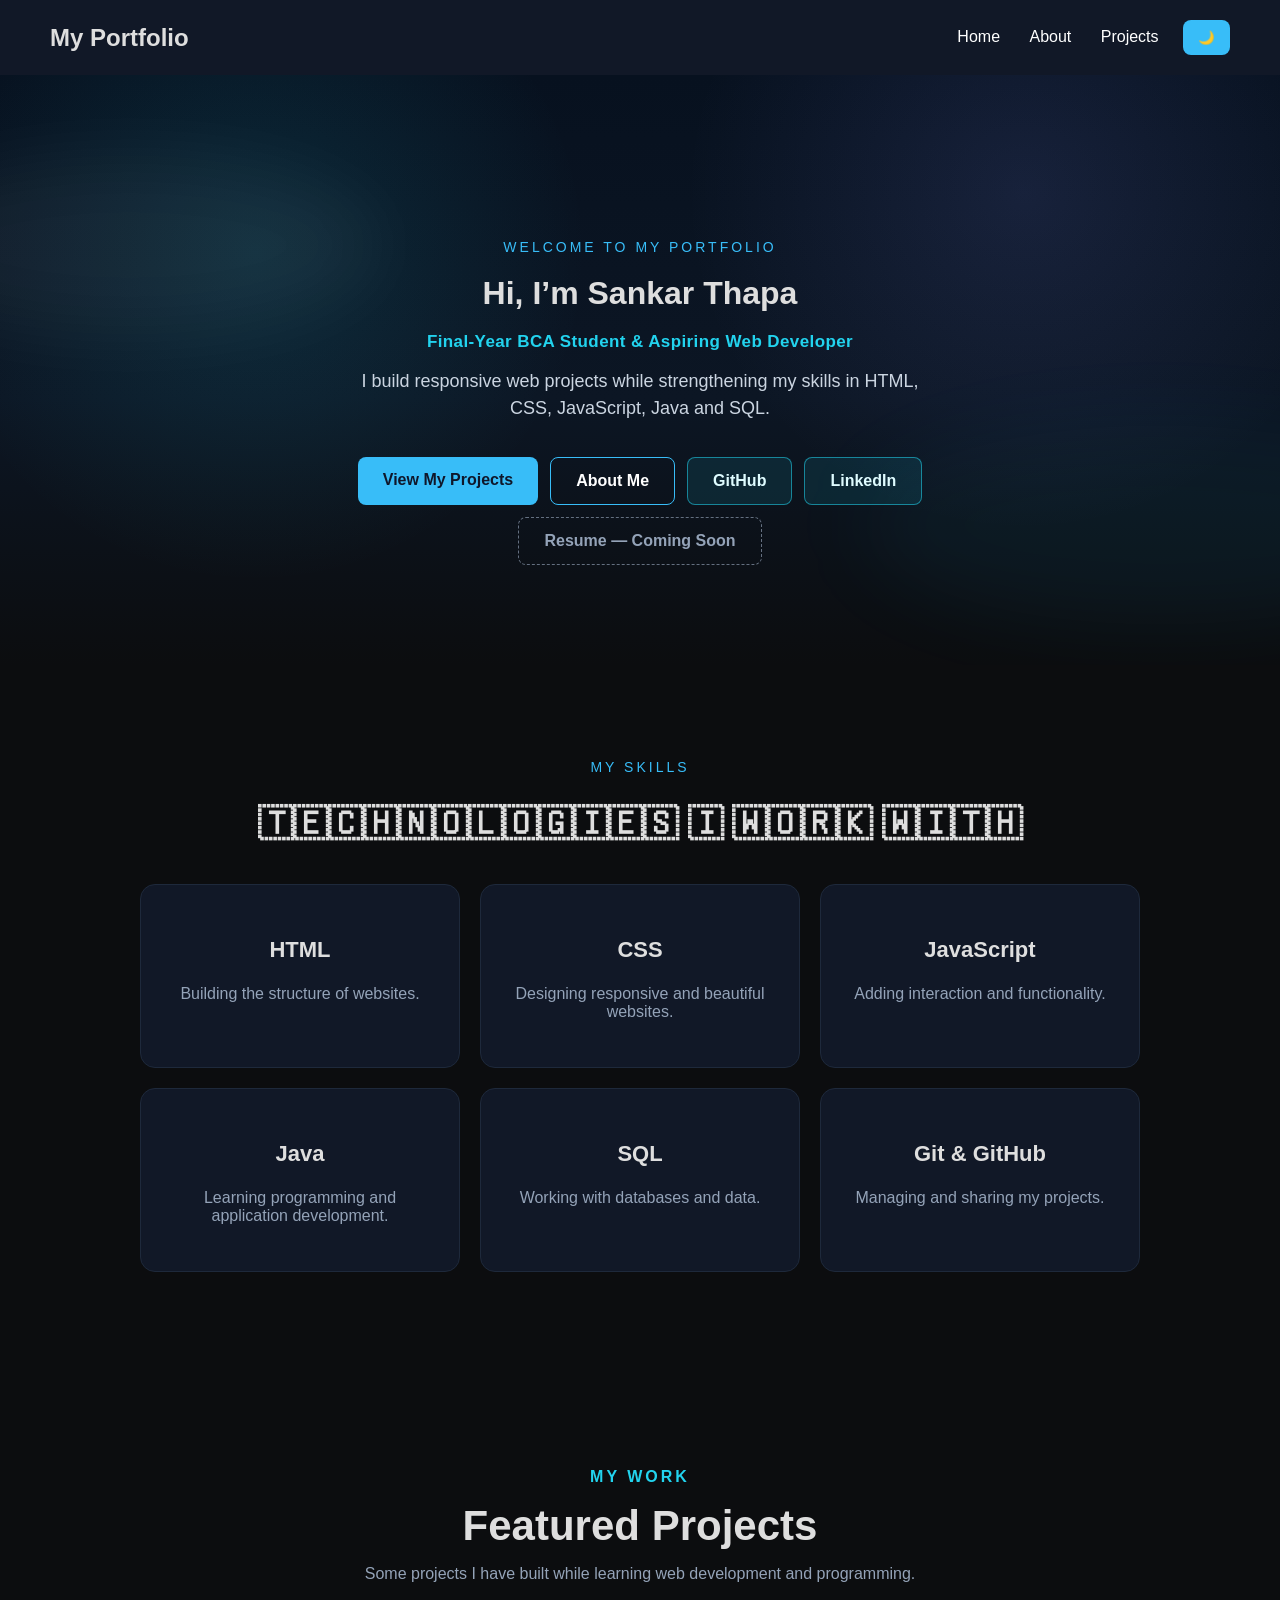
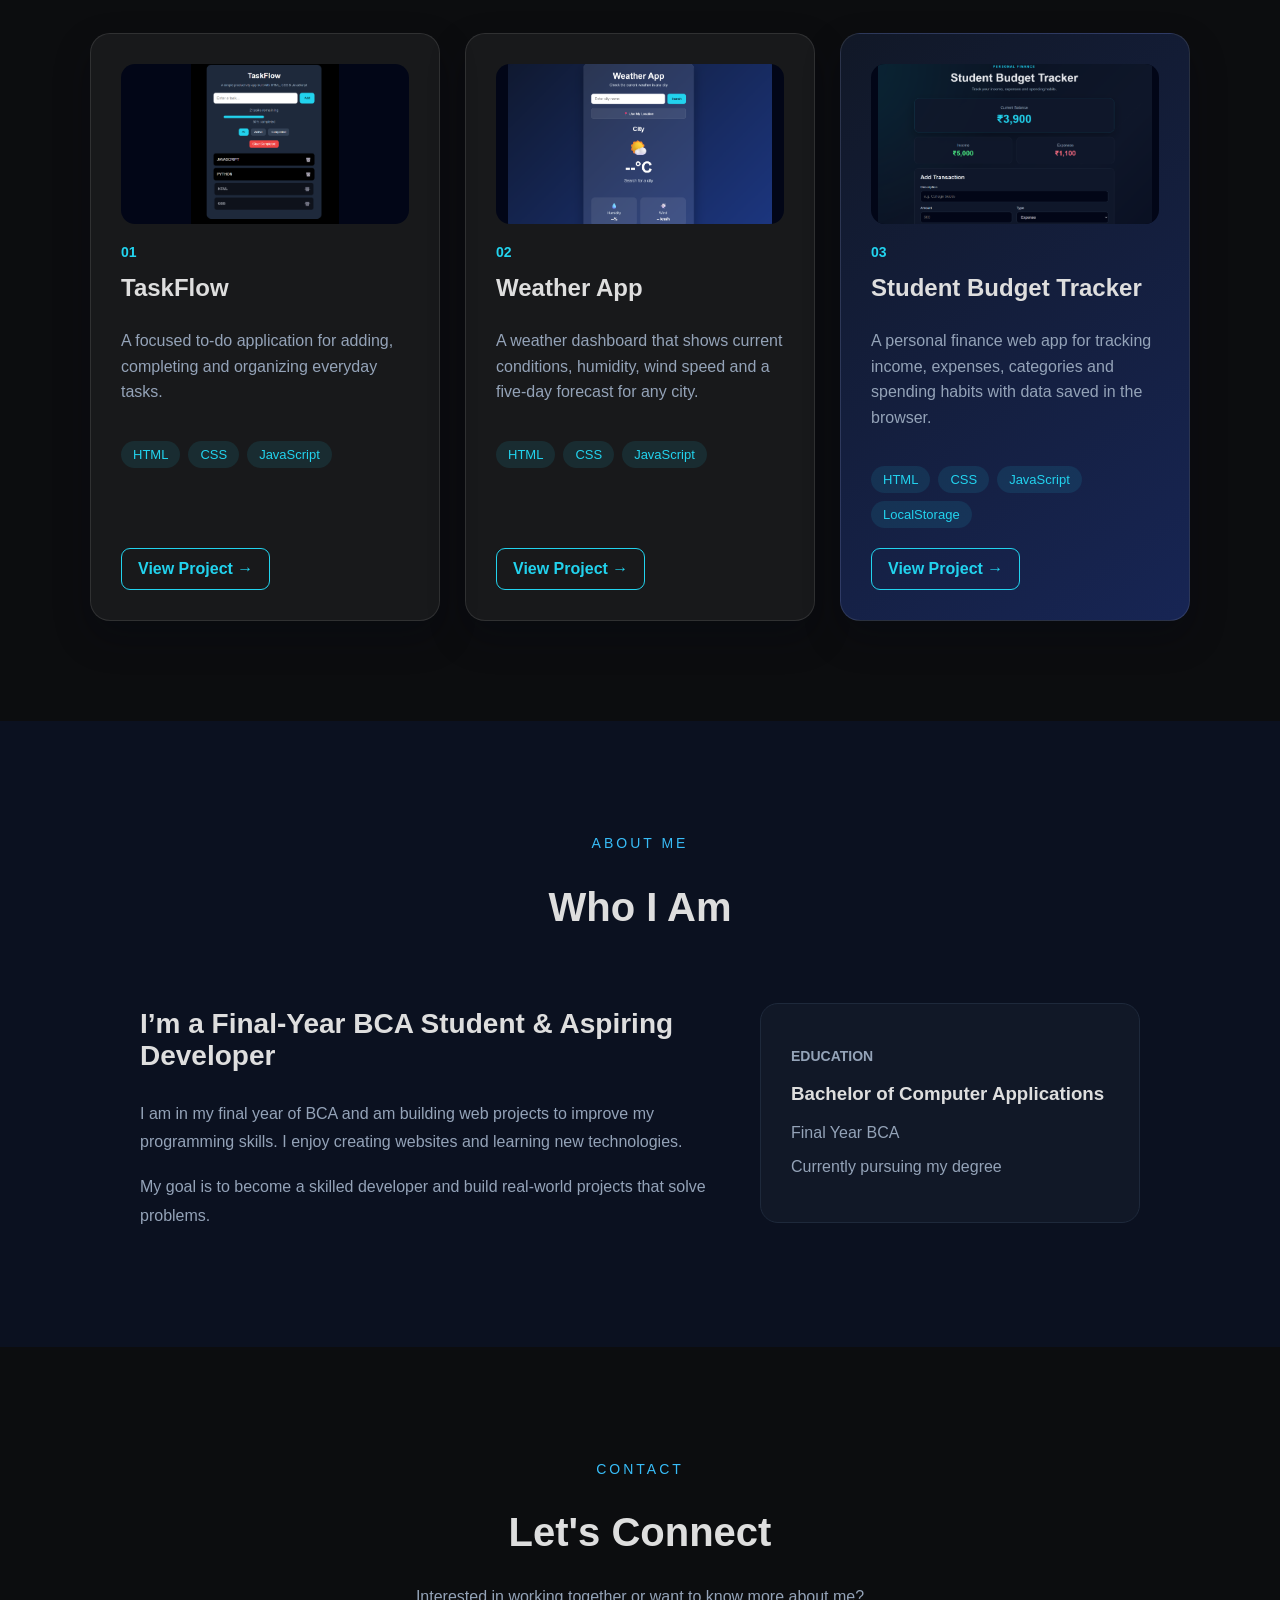
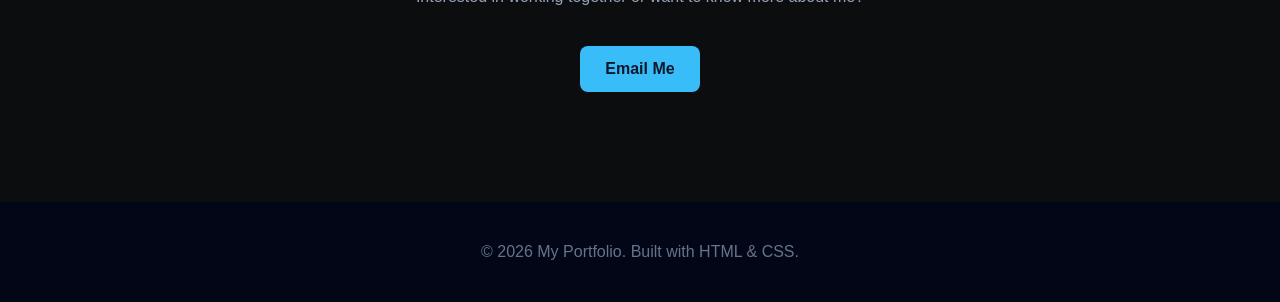
<file: index.html>
<!DOCTYPE html>
<html lang="en">
<head>
    <meta charset="UTF-8">
    <meta name="viewport" content="width=device-width, initial-scale=1.0">
    <title>Sankar Thapa | BCA Portfolio</title>
    <link rel="stylesheet" href="style.css">
</head>
<body>
    <nav>
    <h2>My Portfolio</h2>

    <button id="menu-btn">☰</button>

    <div id="nav-links">
        <a href="index.html">Home</a>
        <a href="#about">About</a>
        <a href="projects.html">Projects</a>

        <button id="theme-btn">🌙</button>
    </div>
</nav>

<section class="hero">

    <p class="welcome">WELCOME TO MY PORTFOLIO</p>

    <h1>Hi, I’m Sankar Thapa</h1>

    <p class="hero-role">Final-Year BCA Student &amp; Aspiring Web Developer</p>

    <p class="hero-text">
        I build responsive web projects while strengthening my skills in
        HTML, CSS, JavaScript, Java and SQL.
    </p>

    <div class="hero-buttons">
        <a href="projects.html" class="btn">View My Projects</a>
        <a href="#about" class="btn secondary">About Me</a>
        <a href="https://github.com/maybeShankar" class="btn social-btn" target="_blank" rel="noopener noreferrer">GitHub</a>
        <a href="https://www.linkedin.com/in/sankar-thapa-2b6131431?utm_source=share_via&utm_content=profile&utm_medium=member_android" class="btn social-btn" target="_blank" rel="noopener noreferrer">LinkedIn</a>
        <span class="btn resume-soon" aria-disabled="true" title="A resume will be added here soon">Resume — Coming Soon</span>
    </div>

</section>
<section class="skills">

    <p class="section-title">MY SKILLS</p>

    <h2>🇹​​🇪​​🇨​​🇭​​🇳​​🇴​​🇱​​🇴​​🇬​​🇮​​🇪​​🇸​ ​🇮​ ​🇼​​🇴​​🇷​​🇰​ ​🇼​​🇮​​🇹​​🇭​</h2>

    <div class="skills-container">

        <div class="skill-card">
            <h3>HTML</h3>
            <p>Building the structure of websites.</p>
        </div>

        <div class="skill-card">
            <h3>CSS</h3>
            <p>Designing responsive and beautiful websites.</p>
        </div>

        <div class="skill-card">
            <h3>JavaScript</h3>
            <p>Adding interaction and functionality.</p>
        </div>

        <div class="skill-card">
            <h3>Java</h3>
            <p>Learning programming and application development.</p>
        </div>

        <div class="skill-card">
            <h3>SQL</h3>
            <p>Working with databases and data.</p>
        </div>

        <div class="skill-card">
            <h3>Git & GitHub</h3>
            <p>Managing and sharing my projects.</p>
        </div>

    </div>

</section>
<section class="projects" id="projects">

    <p class="section-label">MY WORK</p>

    <h2>Featured Projects</h2>

    <p class="section-description">
        Some projects I have built while learning web development
        and programming.
    </p>

    <div class="projects-container">

        <!-- Project 1: TaskFlow -->
        <div class="project-card">
            <img
                src="images/taskflow.png"
                alt="TaskFlow To-Do App"
                class="project-image"
            >
            <div class="project-number">01</div>
            <h3>TaskFlow</h3>
            <p>
                A focused to-do application for adding, completing and
                organizing everyday tasks.
            </p>
            <div class="tech">
                <span>HTML</span>
                <span>CSS</span>
                <span>JavaScript</span>
            </div>
            <a href="todo-project/index.html" class="project-link">
                View Project →
            </a>
        </div>

        <!-- Project 2: Weather App -->
        <div class="project-card">
            <img
                src="images/weather.png"
                alt="Weather App"
                class="project-image"
            >
            <div class="project-number">02</div>
            <h3>Weather App</h3>
            <p>
                A weather dashboard that shows current conditions, humidity,
                wind speed and a five-day forecast for any city.
            </p>
            <div class="tech">
                <span>HTML</span>
                <span>CSS</span>
                <span>JavaScript</span>
            </div>
            <a href="weather-app/index.html" class="project-link">
                View Project →
            </a>
        </div>

        <!-- Project 3 -->
        <div class="project-card">

            <img
                src="images/expense-tracker.png"
                alt="Student Budget Tracker"
                class="project-image"
            >

            <div class="project-number">03</div>

            <h3>Student Budget Tracker</h3>

            <p>
                A personal finance web app for tracking income, expenses,
                categories and spending habits with data saved in the browser.
            </p>

            <div class="tech">
                <span>HTML</span>
                <span>CSS</span>
                <span>JavaScript</span>
                <span>LocalStorage</span>
            </div>

            <a href="expense-tracker/index.html" class="project-link">
                View Project →
            </a>
        </div>

    </div>

</section>

<section class="about" id="about">

    <p class="section-title">ABOUT ME</p>

    <h2>Who I Am</h2>

    <div class="about-container">

        <div class="about-text">
            <h3>I’m a Final-Year BCA Student & Aspiring Developer</h3>

            <p>
                I am in my final year of BCA and am building web projects to
                improve my programming skills. I enjoy creating websites and
                learning new technologies.
            </p>

            <p>
                My goal is to become a skilled developer and
                build real-world projects that solve problems.
            </p>
        </div>

        <div class="education-card">
            <p class="project-number">EDUCATION</p>

            <h3>Bachelor of Computer Applications</h3>

            <p>Final Year BCA</p>
            <p>Currently pursuing my degree</p>
        </div>

    </div>

</section>
<section class="contact">

    <p class="section-title">CONTACT</p>

    <h2>Let's Connect</h2>

    <p>
        Interested in working together or want to know more about me?
    </p>

    <a href="mailto:your-shankart563@gmail.com" class="btn">
        Email Me
    </a>

</section>
<footer>
    <p>© 2026 My Portfolio. Built with HTML & CSS.</p>
</footer>
<script src="script.js"></script>
</body>
</html>
</file>
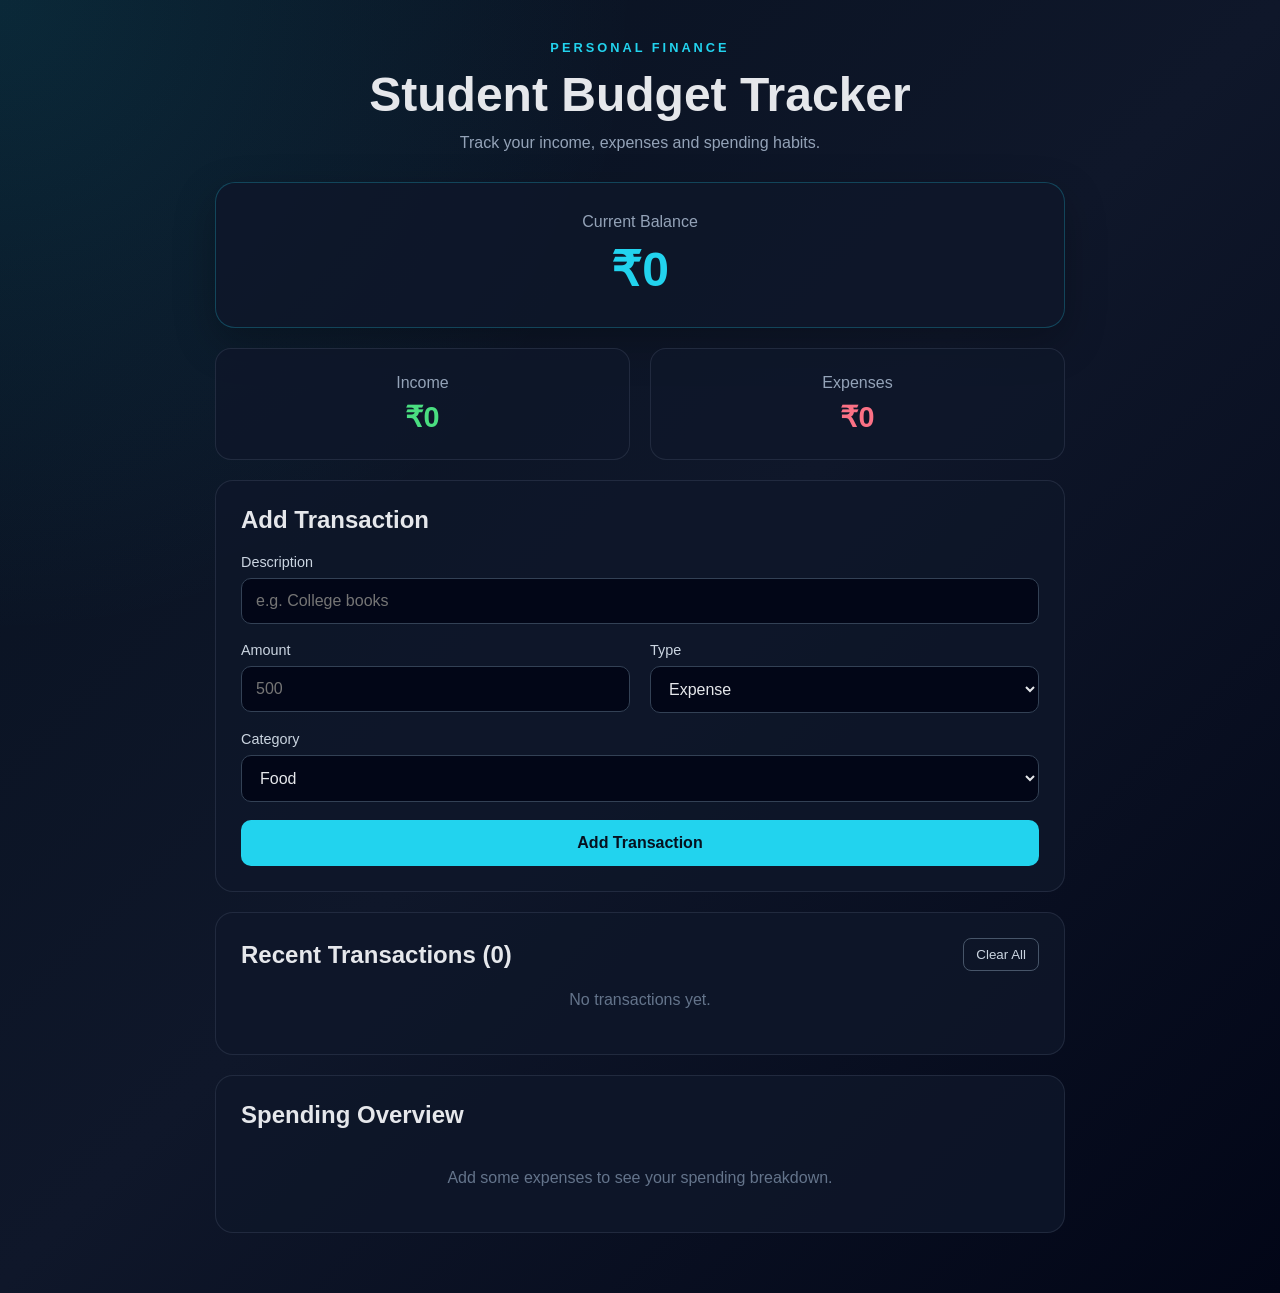
<file: expense-tracker/index.html>
<!doctype html>
<html lang="en">
  <head>
    <meta charset="UTF-8" />
    <meta name="viewport" content="width=device-width, initial-scale=1.0" />

    <title>Student Budget Tracker</title>

    <link rel="stylesheet" href="style.css" />
  </head>

  <body>
    <main class="app">
      <!-- Header -->
      <header class="app-header">
        <p class="eyebrow">PERSONAL FINANCE</p>

        <h1>Student Budget Tracker</h1>

        <p>Track your income, expenses and spending habits.</p>
      </header>

      <!-- Balance -->
      <section class="balance-card">
        <p>Current Balance</p>

        <h2 id="balance">₹0</h2>
      </section>

      <!-- Income & Expense -->
      <section class="summary">
        <div class="summary-card income">
          <span>Income</span>
          <strong id="income">₹0</strong>
        </div>

        <div class="summary-card expense">
          <span>Expenses</span>
          <strong id="expenses">₹0</strong>
        </div>
      </section>

      <!-- Add Transaction -->
      <section class="transaction-form">
        <h2>Add Transaction</h2>

        <form id="transaction-form">
          <div class="form-group">
            <label for="description"> Description </label>

            <input
              type="text"
              id="description"
              placeholder="e.g. College books"
              required
            />
          </div>

          <div class="form-row">
            <div class="form-group">
              <label for="amount"> Amount </label>

              <input
                type="number"
                id="amount"
                placeholder="500"
                min="1"
                required
              />
            </div>

            <div class="form-group">
              <label for="type"> Type </label>

              <select id="type">
                <option value="expense">Expense</option>

                <option value="income">Income</option>
              </select>
            </div>
          </div>

          <div class="form-group">
            <label for="category"> Category </label>

            <select id="category">
              <option value="Food">Food</option>

              <option value="Education">Education</option>

              <option value="Travel">Travel</option>

              <option value="Entertainment">Entertainment</option>

              <option value="Shopping">Shopping</option>

              <option value="Other">Other</option>
            </select>
          </div>

          <button type="submit">Add Transaction</button>
        </form>
      </section>

      <!-- Transactions -->
      <section class="transactions">
        <div class="section-heading">
          <h2>Recent Transactions (<span id="transaction-count">0</span>)</h2>

          <button id="clear-all" class="clear-btn" type="button">
            Clear All
          </button>
        </div>

        <div id="transaction-list">
          <p class="empty-message">No transactions yet.</p>
        </div>
      </section>

      <!-- Spending -->
      <section class="spending">
        <h2>Spending Overview</h2>

        <div id="category-list">
          <p class="empty-message">
            Add some expenses to see your spending breakdown.
          </p>
        </div>
      </section>
    </main>

    <script src="script.js"></script>
  </body>
</html>
</file>
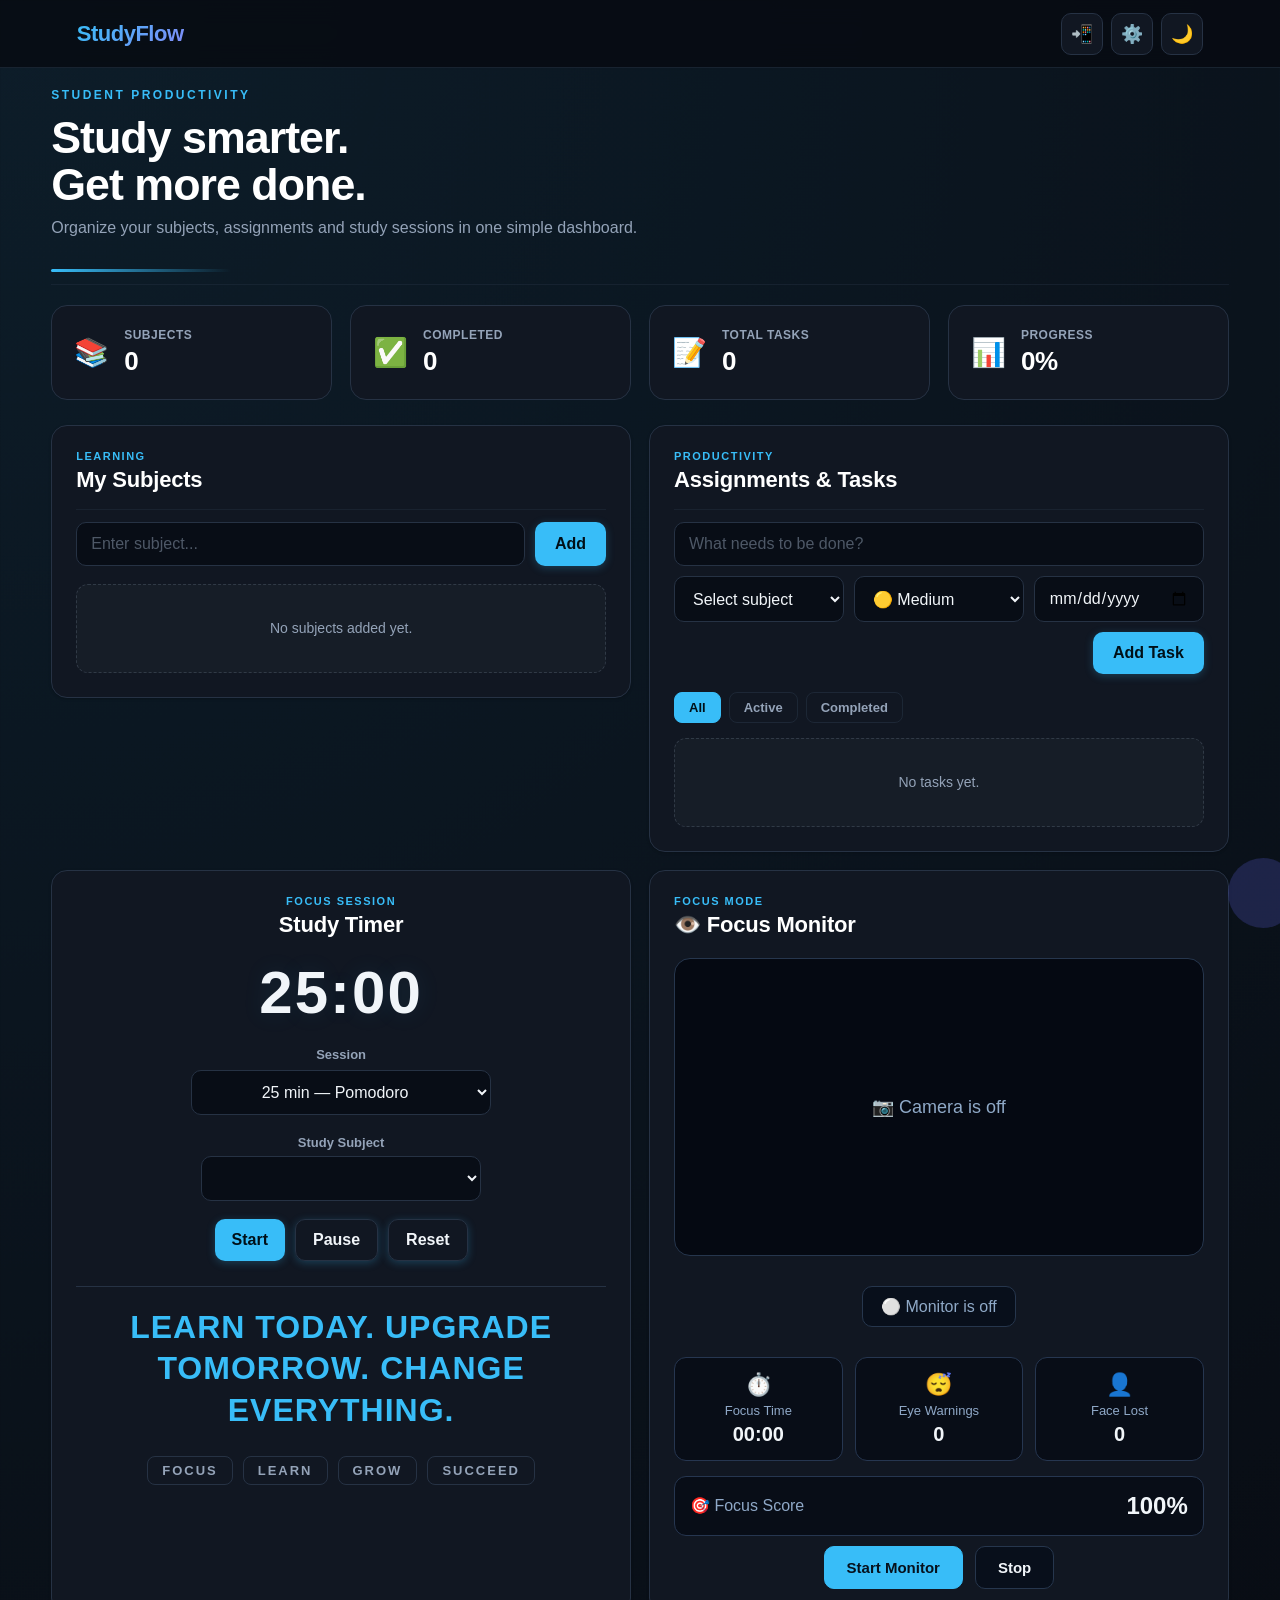
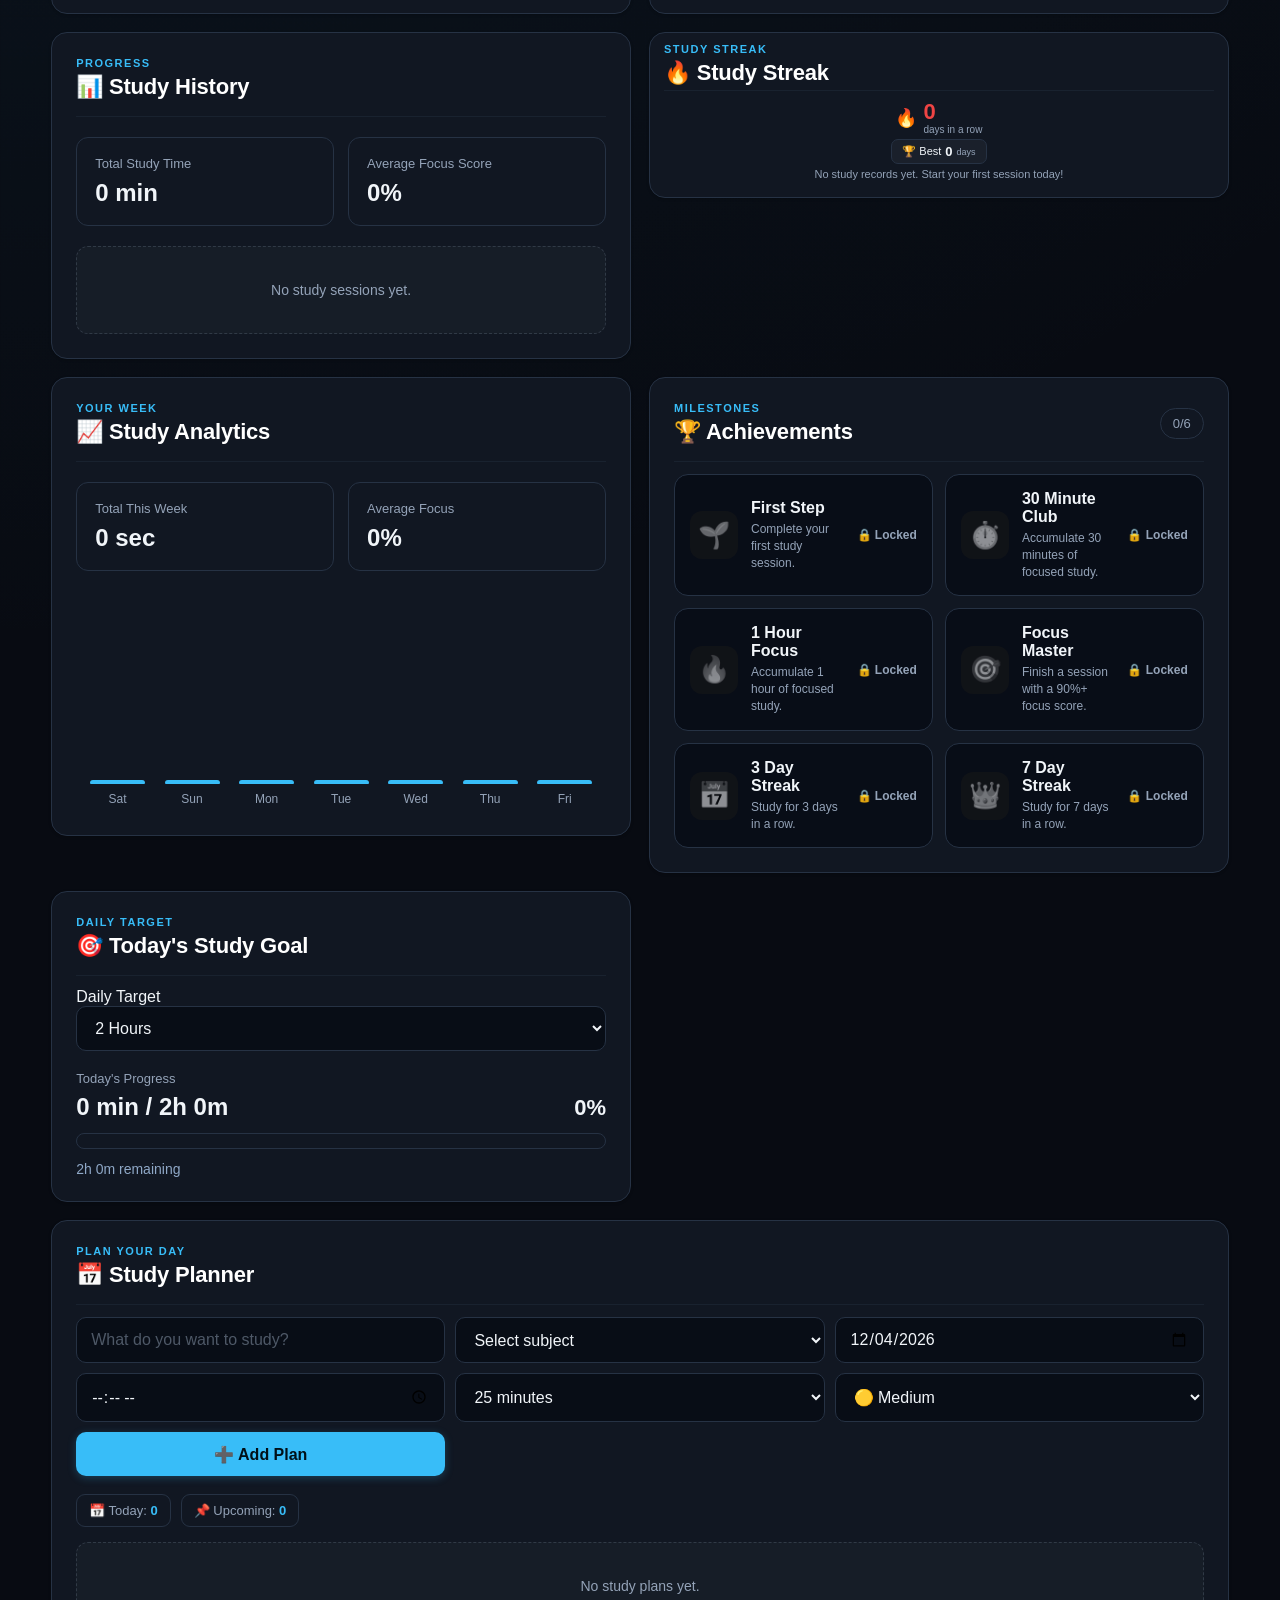
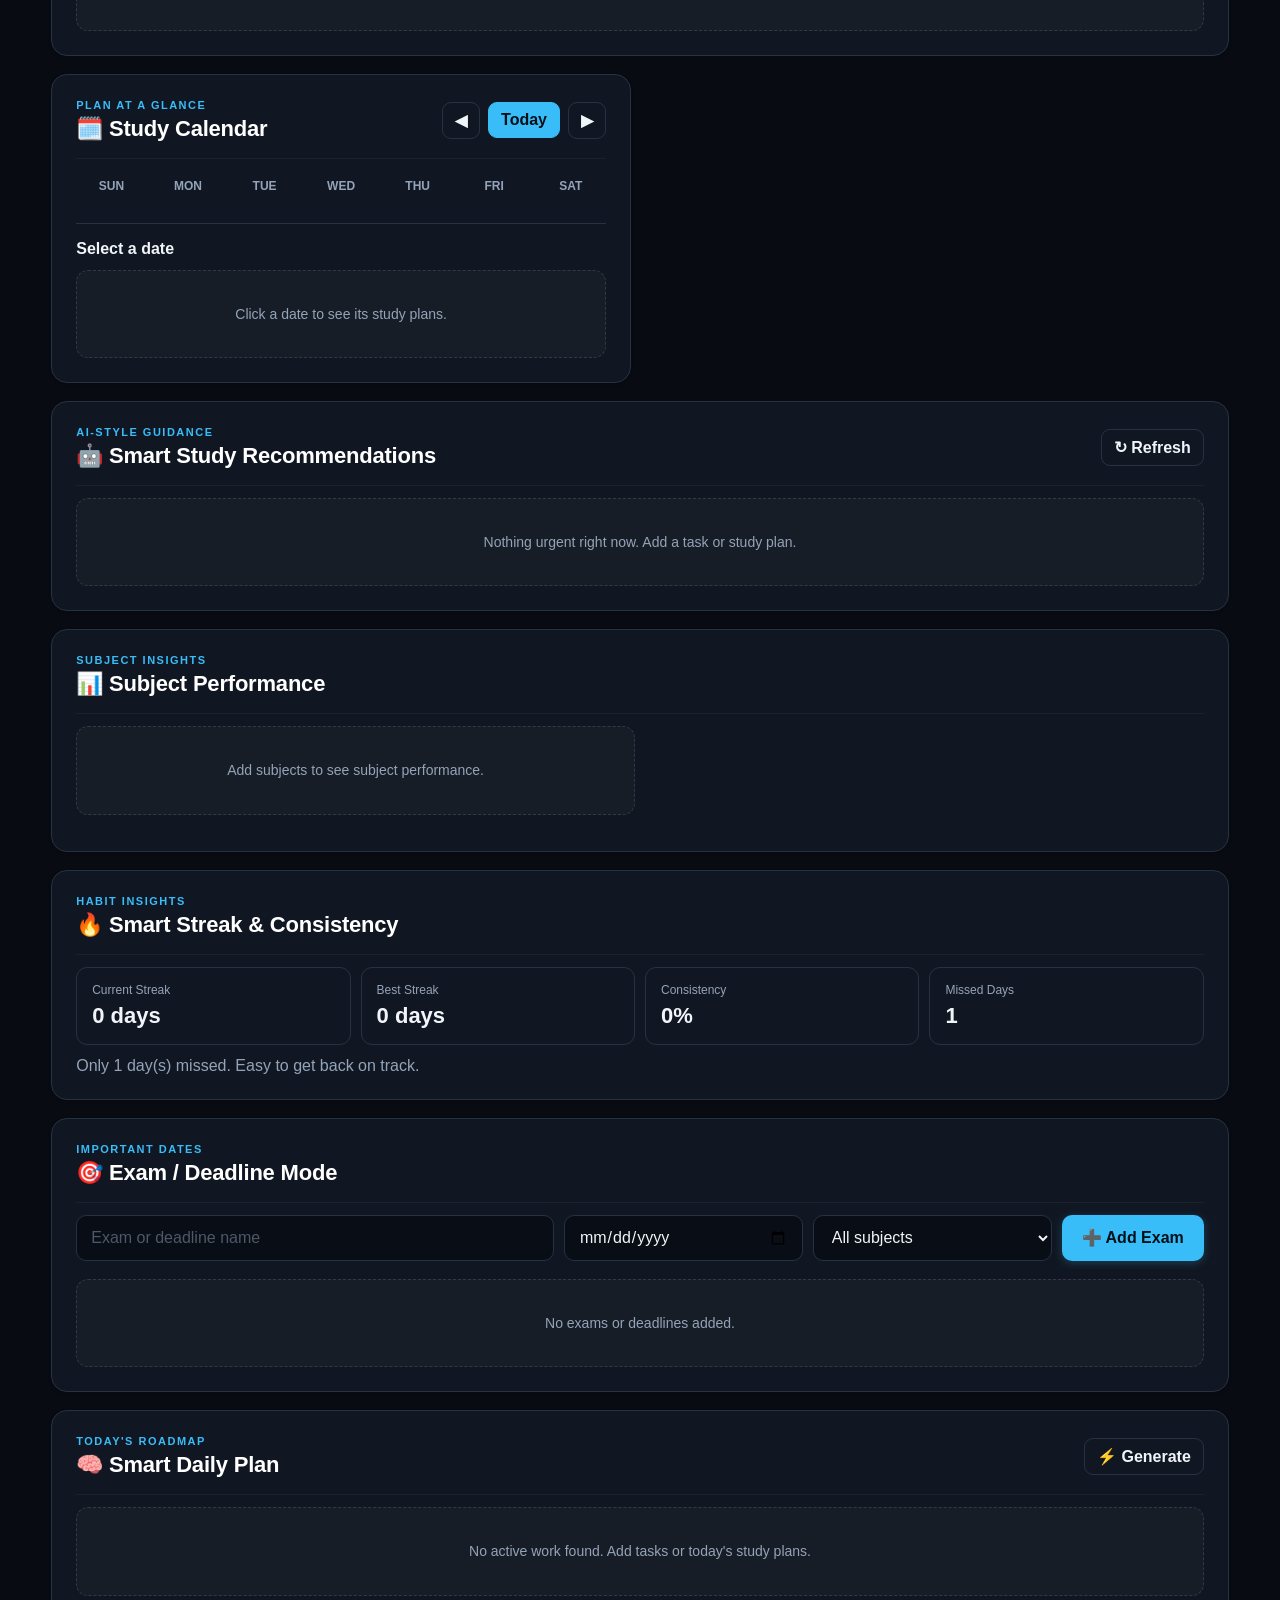
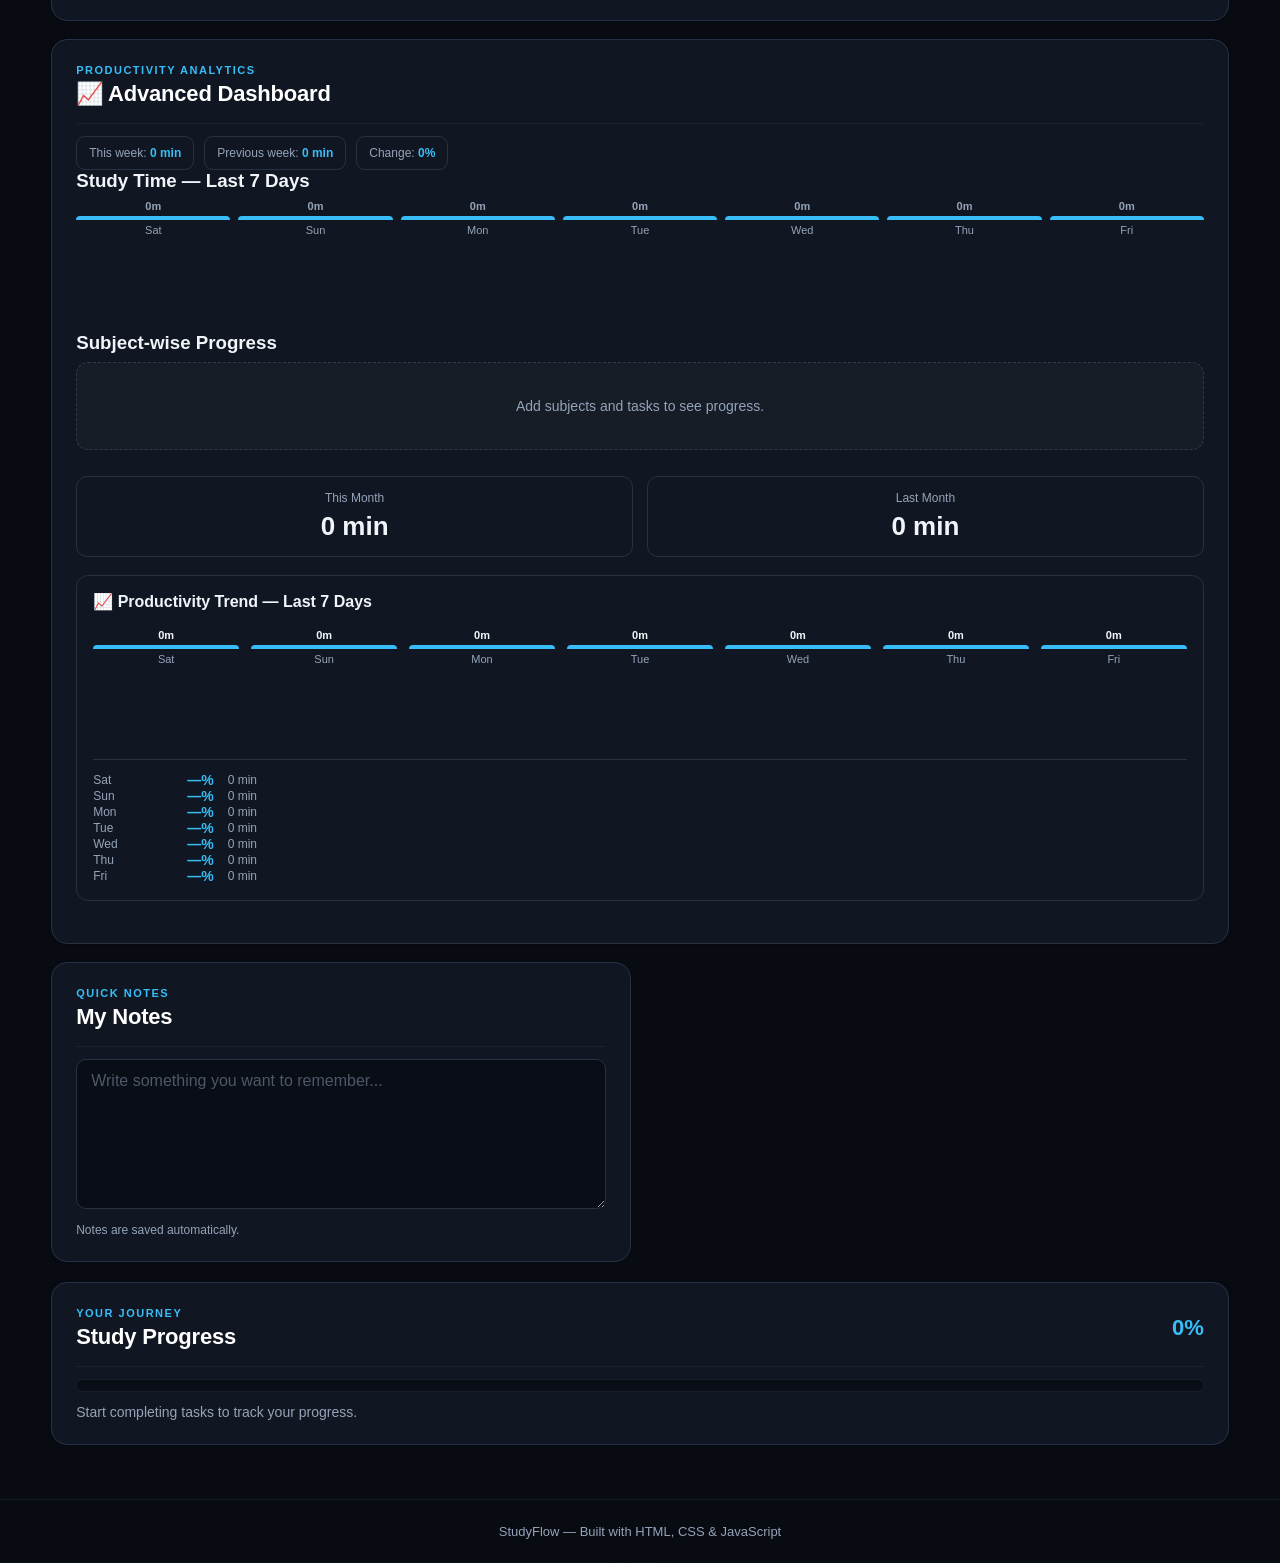
<file: studyflow/index.html>
<!doctype html>
<html lang="en">
  <head>
    <meta charset="UTF-8" />
    <meta name="viewport" content="width=device-width, initial-scale=1.0" />

    <title>StudyFlow | Student Productivity Dashboard</title>

    <link rel="stylesheet" href="style.css" />
    <link rel="manifest" href="manifest.json" />
    <meta name="theme-color" content="#080b12" />
    <meta name="mobile-web-app-capable" content="yes" />
    <meta name="apple-mobile-web-app-capable" content="yes" />
    <meta name="apple-mobile-web-app-status-bar-style" content="black-translucent" />
  </head>

  <body>
      <a class="skip-link" href="#main-content">Skip to main content</a>
      <!-- HEADER -->
    <header class="header">
      <div class="logo">StudyFlow</div>

      <div class="header-actions">
        <button id="install-btn" type="button" aria-label="Install StudyFlow" title="Install StudyFlow">📲</button>
        <button id="settings-toggle" aria-label="Open settings">⚙️</button>
        <button id="theme-toggle" aria-label="Toggle theme">🌙</button>
      </div>
    </header>

    <!-- MAIN -->
    <main id="main-content" class="container">
      <!-- WELCOME -->
      <section class="welcome">
        <div>
          <p class="eyebrow">STUDENT PRODUCTIVITY</p>

          <h1>
            Study smarter.<br />
            Get more done.
          </h1>

          <p class="welcome-text">
            Organize your subjects, assignments and study sessions in one simple
            dashboard.
          </p>
        </div>
      </section>

      <!-- STATS -->
      <section class="stats">
        <div class="stat-card">
          <span>📚</span>

          <div>
            <p>Subjects</p>
            <h2 id="subject-count">0</h2>
          </div>
        </div>

        <div class="stat-card">
          <span>✅</span>

          <div>
            <p>Completed</p>
            <h2 id="completed-count">0</h2>
          </div>
        </div>

        <div class="stat-card">
          <span>📝</span>

          <div>
            <p>Total Tasks</p>
            <h2 id="task-count">0</h2>
          </div>
        </div>

        <div class="stat-card">
          <span>📊</span>

          <div>
            <p>Progress</p>
            <h2 id="progress-percent">0%</h2>
          </div>
        </div>
      </section>

      <!-- DASHBOARD GRID -->
      <section class="dashboard-grid">
        <!-- SUBJECTS -->
        <div class="card">
          <div class="card-header">
            <div>
              <p class="card-label">LEARNING</p>
              <h2>My Subjects</h2>
            </div>
          </div>

          <form id="subject-form">
            <input
              type="text"
              id="subject-input"
              placeholder="Enter subject..."
              required
            />

            <button type="submit">Add</button>
          </form>

          <div id="subject-list" class="subject-list">
            <p class="empty-message">No subjects added yet.</p>
          </div>
        </div>

        <!-- TASKS -->
        <div class="card">
          <div class="card-header">
            <div>
              <p class="card-label">PRODUCTIVITY</p>
              <h2>Assignments & Tasks</h2>
            </div>
          </div>

          <form id="task-form">
            <input
              type="text"
              id="task-input"
              placeholder="What needs to be done?"
              required
            />

            <select id="task-subject">
              <option value="">Select subject</option>
            </select>

            <select id="task-priority">
              <option value="low">🟢 Low</option>
              <option value="medium" selected>🟡 Medium</option>
              <option value="high">🔴 High</option>
            </select>

            <input type="date" id="task-deadline" />

            <button type="submit">Add Task</button>
          </form>

          <div class="task-filters">
            <button class="filter-btn active" data-filter="all">All</button>

            <button class="filter-btn" data-filter="active">Active</button>

            <button class="filter-btn" data-filter="completed">
              Completed
            </button>
          </div>

          <div id="task-list" class="task-list">
            <p class="empty-message">No tasks yet.</p>
          </div>
        </div>

        <!-- STUDY TIMER -->
        <div class="card timer-card">
          <p class="card-label">FOCUS SESSION</p>

          <h2>Study Timer</h2>

          <div id="timer">25:00</div>

          <div class="timer-preset">
            <label for="timer-preset">Session</label>

            <select id="timer-preset">
              <option value="20">20 seconds — Test</option>
              <option value="1500" selected>25 min — Pomodoro</option>
              <option value="2700">45 min — Deep Focus</option>
              <option value="3600">60 min — Study Session</option>
              <option value="5400">90 min — Deep Work</option>
            </select>
          </div>

          <div class="timer-subject">
            <label for="timer-subject">Study Subject</label>
            <select id="timer-subject">
              <option value="">Select subject</option>
            </select>
          </div>

          <div class="timer-controls">
            <button id="start-timer">Start</button>

            <button id="pause-timer">Pause</button>

            <button id="reset-timer">Reset</button>
          </div>

          <div class="timer-motivation">
            <div class="motivation-quote">
              Learn today.&nbsp;Upgrade tomorrow.&nbsp;Change everything.
            </div>

            <div class="motivation-tags">
              <span class="motivation-tag">FOCUS</span>
              <span class="motivation-tag">LEARN</span>
              <span class="motivation-tag">GROW</span>
              <span class="motivation-tag">SUCCEED</span>
            </div>
          </div>
        </div>

        <!-- FOCUS MONITOR -->
        <div class="card focus-card">
          <p class="card-label">FOCUS MODE</p>

          <h2>👁️ Focus Monitor</h2>

          <div class="camera-container">
            <video id="focus-camera" autoplay muted playsinline></video>

            <div id="camera-placeholder" class="camera-placeholder">
              📷 Camera is off
            </div>
          </div>

          <div id="focus-status" class="focus-status">⚪ Monitor is off</div>

          <div class="focus-stats">
            <div class="focus-stat">
              <span>⏱️</span>
              <small>Focus Time</small>
              <strong id="focus-time">00:00</strong>
            </div>

            <div class="focus-stat">
              <span>😴</span>
              <small>Eye Warnings</small>
              <strong id="eye-warnings">0</strong>
            </div>

            <div class="focus-stat">
              <span>👤</span>
              <small>Face Lost</small>
              <strong id="face-lost">0</strong>
            </div>
          </div>

          <div class="focus-score">
            <span>🎯 Focus Score</span>
            <strong id="focus-score">100%</strong>
          </div>

          <div class="focus-controls">
            <button id="start-focus" type="button">Start Monitor</button>

            <button id="stop-focus" type="button">Stop</button>
          </div>
        </div>

        <!-- STUDY HISTORY -->
        <div class="card">
          <div class="card-header">
            <div>
              <p class="card-label">PROGRESS</p>
              <h2>📊 Study History</h2>
            </div>
          </div>

          <div class="history-summary">
            <div class="history-stat">
              <span>Total Study Time</span>
              <strong id="total-study-time">0 min</strong>
            </div>

            <div class="history-stat">
              <span>Average Focus Score</span>
              <strong id="average-focus-score">0%</strong>
            </div>
          </div>

          <div id="study-history" class="study-history">
            <p class="empty-message">No study sessions yet.</p>
          </div>
        </div>

        <!-- STUDY STREAK -->
        <div class="card streak-card">
          <div class="card-header">
            <div>
              <p class="card-label">STUDY STREAK</p>
              <h2>🔥 Study Streak</h2>
            </div>
          </div>
          <div class="streak-content">
            <div class="streak-main">
              <span class="streak-fire">🔥</span>
              <div class="streak-number">
                <strong id="streak-current">0</strong>
                <span class="streak-label">days in a row</span>
              </div>
            </div>
            <div class="streak-best">
              <span class="streak-best-label">🏆 Best</span>
              <strong id="streak-best">0</strong>
              <span class="streak-label">days</span>
            </div>
            <p id="streak-message" class="streak-message">
              No study records yet. Start your first session today!
            </p>
          </div>
        </div>

        <!-- 7 DAY ANALYTICS -->
        <div class="card">
          <div class="card-header">
            <div>
              <p class="card-label">YOUR WEEK</p>
              <h2>📈 Study Analytics</h2>
            </div>
          </div>

          <div class="weekly-summary">
            <div>
              <span>Total This Week</span>
              <strong id="weekly-total">0 min</strong>
            </div>

            <div>
              <span>Average Focus</span>
              <strong id="weekly-focus">0%</strong>
            </div>
          </div>

          <div id="weekly-chart" class="weekly-chart"></div>
        </div>

        <!-- ACHIEVEMENTS -->
        <div class="card achievements-card">
          <div class="card-header">
            <div>
              <p class="card-label">MILESTONES</p>
              <h2>🏆 Achievements</h2>
            </div>
            <span id="achievement-count" class="achievement-count">0/6</span>
          </div>
          <div id="achievements-list" class="achievements-list"></div>
        </div>

        <!-- DAILY STUDY GOAL -->
        <div class="card">
          <div class="card-header">
            <div>
              <p class="card-label">DAILY TARGET</p>
              <h2>🎯 Today's Study Goal</h2>
            </div>
          </div>

          <div class="goal-settings">
            <label for="daily-goal-select"> Daily Target </label>

            <select id="daily-goal-select">
              <option value="1800">30 Minutes</option>
              <option value="3600">1 Hour</option>
              <option value="7200" selected>2 Hours</option>
              <option value="10800">3 Hours</option>
              <option value="14400">4 Hours</option>
            </select>
          </div>

          <div class="goal-top">
            <div>
              <span>Today's Progress</span>

              <strong id="daily-goal-time"> 0 min / 2h </strong>
            </div>

            <strong id="daily-goal-percent"> 0% </strong>
          </div>

          <div class="goal-progress">
            <div id="daily-goal-bar" class="goal-progress-fill"></div>
          </div>

          <p id="daily-goal-message" class="goal-message">2 hours remaining</p>
        </div>

        </div>

        <!-- STUDY PLANNER -->
        <div class="card planner-card">
          <div class="card-header">
            <div>
              <p class="card-label">PLAN YOUR DAY</p>
              <h2>📅 Study Planner</h2>
            </div>
          </div>

          <form id="planner-form" class="planner-form">
            <input type="text" id="planner-topic" placeholder="What do you want to study?" required />
            <select id="planner-subject"><option value="">Select subject</option></select>
            <input type="date" id="planner-date" required />
            <input type="time" id="planner-time" required />
            <select id="planner-duration">
              <option value="20">20 minutes</option>
              <option value="25" selected>25 minutes</option>
              <option value="45">45 minutes</option>
              <option value="60">1 hour</option>
              <option value="90">90 minutes</option>
            </select>
            <select id="planner-priority">
              <option value="low">🟢 Low</option>
              <option value="medium" selected>🟡 Medium</option>
              <option value="high">🔴 High</option>
            </select>
            <button type="submit">➕ Add Plan</button>
          </form>

          <div class="planner-summary">
            <span>📅 Today: <strong id="planner-today-count">0</strong></span>
            <span>📌 Upcoming: <strong id="planner-upcoming-count">0</strong></span>
          </div>

          <div id="planner-list" class="planner-list">
            <p class="empty-message">No study plans yet.</p>
          </div>
        </div>

        <!-- STUDY CALENDAR -->
        <div class="card calendar-card">
          <div class="card-header calendar-header">
            <div>
              <p class="card-label">PLAN AT A GLANCE</p>
              <h2>🗓️ Study Calendar</h2>
            </div>
            <div class="calendar-controls">
              <button type="button" id="calendar-prev" class="calendar-nav-btn" aria-label="Previous month">◀</button>
              <button type="button" id="calendar-today" class="calendar-today-btn">Today</button>
              <button type="button" id="calendar-next" class="calendar-nav-btn" aria-label="Next month">▶</button>
            </div>
          </div>

          <div id="calendar-title" class="calendar-title"></div>
          <div class="calendar-weekdays">
            <span>Sun</span><span>Mon</span><span>Tue</span><span>Wed</span>
            <span>Thu</span><span>Fri</span><span>Sat</span>
          </div>
          <div id="study-calendar" class="study-calendar"></div>

          <div class="calendar-selected">
            <h3 id="calendar-selected-title">Select a date</h3>
            <div id="calendar-selected-plans" class="calendar-selected-plans">
              <p class="empty-message">Click a date to see its study plans.</p>
            </div>
          </div>
        </div>

        <!-- SMART STUDY RECOMMENDATIONS -->
        <div class="card smart-card">
          <div class="card-header">
            <div>
              <p class="card-label">AI-STYLE GUIDANCE</p>
              <h2>🤖 Smart Study Recommendations</h2>
            </div>
            <button type="button" id="refresh-recommendations" class="small-action">↻ Refresh</button>
          </div>
          <div id="study-recommendations" class="recommendation-list">
            <p class="empty-message">Add subjects or tasks to get a recommendation.</p>
          </div>
        </div>

        <!-- SUBJECT PERFORMANCE -->
        <div class="card performance-card">
          <div class="card-header">
            <div>
              <p class="card-label">SUBJECT INSIGHTS</p>
              <h2>📊 Subject Performance</h2>
            </div>
          </div>
          <div id="subject-performance" class="performance-grid"></div>
          <div id="subject-highlights" class="insight-strip"></div>
        </div>

        <!-- SMART STREAK & CONSISTENCY -->
        <div class="card consistency-card">
          <div class="card-header">
            <div>
              <p class="card-label">HABIT INSIGHTS</p>
              <h2>🔥 Smart Streak &amp; Consistency</h2>
            </div>
          </div>
          <div class="smart-metrics">
            <div><span>Current Streak</span><strong id="smart-current-streak">0 days</strong></div>
            <div><span>Best Streak</span><strong id="smart-best-streak">0 days</strong></div>
            <div><span>Consistency</span><strong id="smart-consistency">0%</strong></div>
            <div><span>Missed Days</span><strong id="smart-missed-days">0</strong></div>
          </div>
          <p id="consistency-message" class="insight-message">Start studying to build your consistency.</p>
        </div>

        <!-- EXAM / DEADLINE MODE -->
        <div class="card exam-card">
          <div class="card-header">
            <div>
              <p class="card-label">IMPORTANT DATES</p>
              <h2>🎯 Exam / Deadline Mode</h2>
            </div>
          </div>
          <form id="exam-form" class="exam-form">
            <input type="text" id="exam-title" placeholder="Exam or deadline name" required />
            <input type="date" id="exam-date" required />
            <select id="exam-subject">
              <option value="">All subjects</option>
            </select>
            <button type="submit">➕ Add Exam</button>
          </form>
          <div id="exam-list" class="exam-list">
            <p class="empty-message">No exams or deadlines added.</p>
          </div>
        </div>

        <!-- SMART DAILY PLAN -->
        <div class="card daily-plan-card">
          <div class="card-header">
            <div>
              <p class="card-label">TODAY'S ROADMAP</p>
              <h2>🧠 Smart Daily Plan</h2>
            </div>
            <button type="button" id="generate-daily-plan" class="small-action">⚡ Generate</button>
          </div>
          <div id="smart-daily-plan" class="daily-plan-list">
            <p class="empty-message">Generate your recommended schedule for today.</p>
          </div>
        </div>

        <!-- ADVANCED DASHBOARD -->
        <div class="card advanced-dashboard-card">
          <div class="card-header">
            <div>
              <p class="card-label">PRODUCTIVITY ANALYTICS</p>
              <h2>📈 Advanced Dashboard</h2>
            </div>
          </div>
          <div class="advanced-summary" id="advanced-summary"></div>
          <div class="trend-chart-wrap">
            <h3>Study Time — Last 7 Days</h3>
            <div id="advanced-week-chart" class="bar-chart"></div>
          </div>
          <div class="trend-chart-wrap">
            <h3>Subject-wise Progress</h3>
            <div id="advanced-subject-chart" class="bar-chart subject-bars"></div>
          </div>

          <div class="monthly-comparison" id="advanced-monthly">
            <div class="monthly-pill">
              <div class="month-label">This Month</div>
              <div class="month-value" id="advanced-this-month">0</div>
            </div>
            <div class="monthly-pill">
              <div class="month-label">Last Month</div>
              <div class="month-value" id="advanced-last-month">0</div>
              <div class="month-change" id="advanced-month-change"></div>
            </div>
          </div>

          <div class="productivity-trend">
            <h3>📈 Productivity Trend — Last 7 Days</h3>
            <div id="advanced-trend-chart" class="trend-chart"></div>
            <div id="advanced-trend-scores" class="trend-score-line"></div>
          </div>
        </div>

        <!-- NOTES -->

        <div class="card">
          <div class="card-header">
            <div>
              <p class="card-label">QUICK NOTES</p>
              <h2>My Notes</h2>
            </div>
          </div>

          <textarea
            id="notes"
            placeholder="Write something you want to remember..."
          ></textarea>

          <p class="save-status" id="save-status">
            Notes are saved automatically.
          </p>
        </div>
      </section>

      <!-- PROGRESS -->
      <section class="card progress-card">
        <div class="card-header">
          <div>
            <p class="card-label">YOUR JOURNEY</p>
            <h2>Study Progress</h2>
          </div>

          <strong id="progress-text"> 0% </strong>
        </div>

        <div class="progress-bar">
          <div id="progress-fill" class="progress-fill"></div>
        </div>

        <p class="progress-message" id="progress-message">
          Start completing tasks to track your progress.
        </p>
      </section>
    </main>

    <footer>
      <p>StudyFlow — Built with HTML, CSS & JavaScript</p>
    </footer>

    <!-- SETTINGS MODAL -->
    <div id="settings-modal" class="settings-overlay" aria-hidden="true">
      <div
        class="settings-card"
        role="dialog"
        aria-modal="true"
        aria-labelledby="settings-title"
      >
        <div class="settings-header">
          <div>
            <p class="card-label">PREFERENCES</p>
            <h2 id="settings-title">⚙️ StudyFlow Settings</h2>
          </div>
          <button
            id="settings-close"
            class="settings-close"
            type="button"
            aria-label="Close settings"
          >
            ✕
          </button>
        </div>

        <div class="settings-section">
          <p class="settings-section-title">Focus Monitor</p>

          <div class="setting-row">
            <div>
              <strong>🔔 Warning sound</strong>
              <span>Play a sound when an eye warning is triggered.</span>
            </div>
            <label class="switch">
              <input id="setting-warning-sound" type="checkbox" />
              <span class="slider"></span>
            </label>
          </div>

          <div class="setting-row">
            <div>
              <strong>👀 Eye sensitivity</strong>
              <span>Choose how easily closed eyes are detected.</span>
            </div>
            <select id="setting-eye-sensitivity">
              <option value="0.18">Relaxed — easier to trigger</option>
              <option value="0.20">Normal — recommended</option>
              <option value="0.22">Sensitive — quicker detection</option>
            </select>
          </div>

          <div class="setting-row">
            <div>
              <strong>⏱️ Warning delay</strong>
              <span>How long your eyes must stay closed before warning.</span>
            </div>
            <select id="setting-warning-delay">
              <option value="1500">1.5 seconds</option>
              <option value="2000">2 seconds</option>
              <option value="3000">3 seconds</option>
            </select>
          </div>

          <div class="setting-row">
            <div>
              <strong>🔁 Warning cooldown</strong>
              <span>Minimum time between repeated eye warnings.</span>
            </div>
            <select id="setting-alert-cooldown">
              <option value="3000">3 seconds</option>
              <option value="5000">5 seconds</option>
              <option value="10000">10 seconds</option>
            </select>
          </div>

          <div class="setting-row">
            <div>
              <strong>📷 Auto-start monitor</strong>
              <span
                >Start Focus Monitor automatically when the timer starts.</span
              >
            </div>
            <label class="switch">
              <input id="setting-auto-monitor" type="checkbox" />
              <span class="slider"></span>
            </label>
          </div>
        </div>

        <div class="settings-section">
          <p class="settings-section-title">Notifications</p>
          <div class="setting-row notification-setting-row">
            <div>
              <strong>🔔 Study notifications</strong>
              <span id="notification-status">Get a browser alert when important study events happen.</span>
            </div>
            <button id="enable-notifications" class="setting-action" type="button">🔔 Enable Notifications</button>
          </div>
          <p id="permission-denied-message" class="permission-denied-message">🔕 Notifications blocked — enable in browser settings to receive study alerts.</p>
        </div>

        <div class="settings-section">
          <p class="settings-section-title">Study</p>

          <div class="setting-row">
            <div>
              <strong>🎯 Daily study target</strong>
              <span>Change the target used by Today's Study Goal.</span>
            </div>
            <select id="setting-daily-goal">
              <option value="1800">30 Minutes</option>
              <option value="3600">1 Hour</option>
              <option value="7200">2 Hours</option>
              <option value="10800">3 Hours</option>
              <option value="14400">4 Hours</option>
            </select>
          </div>

          <div class="setting-row">
            <div>
              <strong>🌙 Appearance</strong>
              <span>Use the existing StudyFlow theme switch.</span>
            </div>
            <button id="setting-theme" class="setting-action" type="button">
              Toggle Theme
            </button>
          </div>
        </div>

        <div class="settings-section">
          <p class="settings-section-title">Data & Backup</p>
          <div class="backup-intro"><span class="backup-icon">🛡️</span><div><strong>Keep your progress safe</strong><span>Export your StudyFlow data before clearing browser data or moving to another device.</span></div></div>
          <div class="backup-actions">
            <button id="export-backup" class="backup-button primary-backup" type="button">💾 Export Backup</button>
            <button id="import-backup" class="backup-button" type="button">📥 Import Backup</button>
            <input id="backup-file-input" type="file" accept=".json,application/json" hidden>
          </div>
          <div class="backup-actions backup-secondary-actions"><button id="export-history-csv" class="backup-button" type="button">📊 Export History CSV</button></div>
          <div id="backup-status" class="backup-status" aria-live="polite">No backup exported yet.</div>
        </div>

        <div class="settings-danger">
          <div>
            <strong>🗑️ Reset study data</strong>
            <span
              >Delete subjects, tasks, notes, history, streaks and
              progress.</span
            >
          </div>
          <button id="reset-study-data" class="danger-button" type="button">
            Reset Data
          </button>
        </div>
      </div>
    </div>

    <!-- Session Complete Modal -->
    <div id="session-modal" class="modal-overlay">
      <div class="modal-card">
        <div class="modal-icon">🎉</div>
        <h3>Session Complete!</h3>

        <div class="modal-stats">
          <div class="modal-stat">
            <span class="stat-label">⏱️ Session</span>
            <strong id="modal-duration" class="stat-value">--:--</strong>
          </div>
          <div class="modal-stat">
            <span class="stat-label">📚 Type</span>
            <strong id="modal-type" class="stat-value">--</strong>
          </div>
          <div class="modal-stat">
            <span class="stat-label">🎯 Focus Score</span>
            <strong id="modal-score" class="stat-value">--%</strong>
          </div>
          <div class="modal-stat">
            <span class="stat-label">😴 Eye Warnings</span>
            <strong id="modal-eye-warnings" class="stat-value">0</strong>
          </div>
          <div class="modal-stat">
            <span class="stat-label">👤 Face Lost</span>
            <strong id="modal-face-lost" class="stat-value">0</strong>
          </div>
        </div>

        <p id="modal-message" class="modal-message">
          Great work — you completed your study session.
        </p>

        <button id="modal-close-btn" class="modal-btn">Awesome!</button>
      </div>
    </div>

    <script src="script.js"></script>
  </body>
</html>
</file>
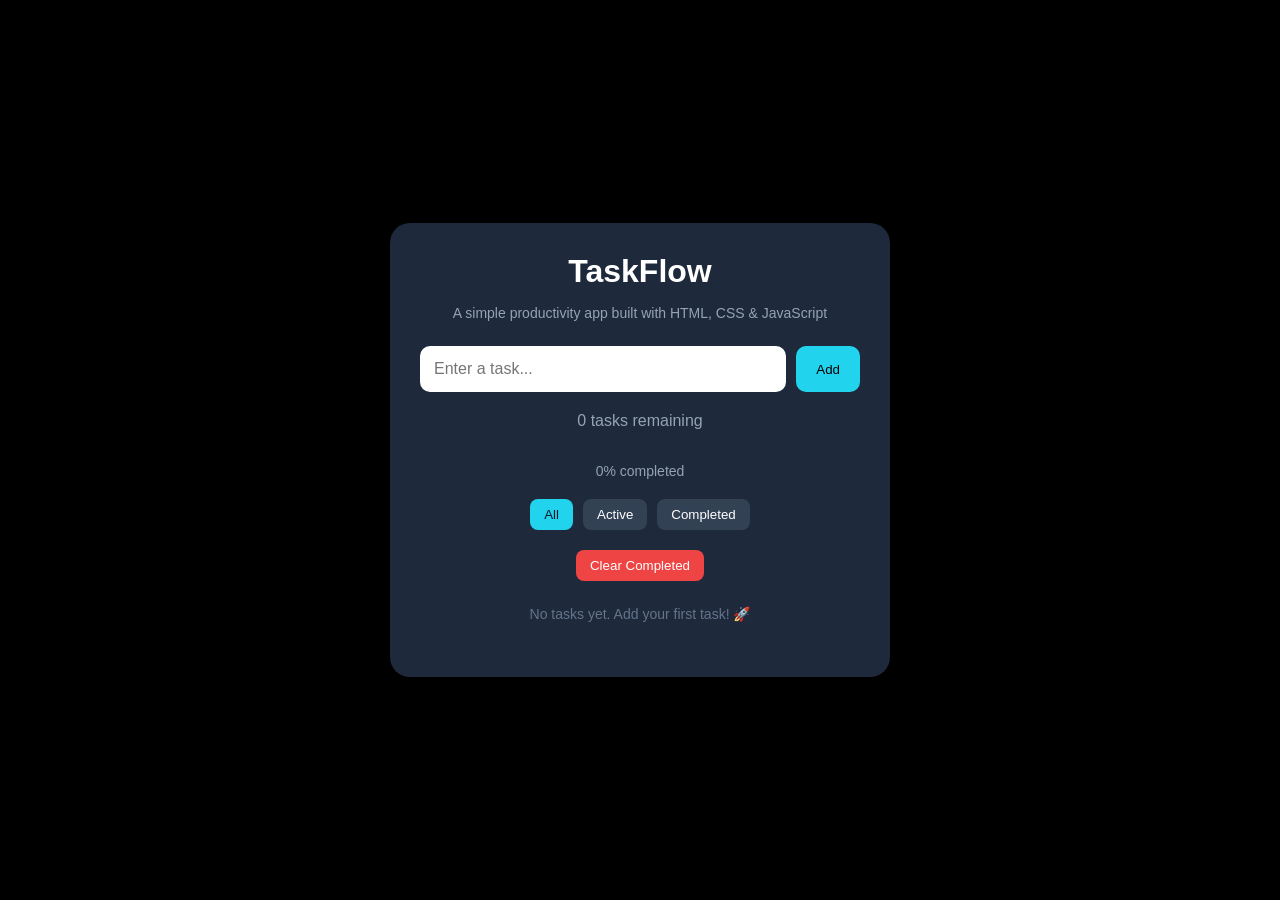
<file: todo-project/index.html>
<!DOCTYPE html>
<html lang="en">

<head>

    <meta charset="UTF-8">

    <meta name="viewport" content="width=device-width, initial-scale=1.0">

    <title>My To-Do List</title>

    <link rel="stylesheet" href="style.css">

</head>

<body>

   <div class="todo-container">

    <h1>TaskFlow</h1>
    <p class="subtitle">A simple productivity app built with HTML, CSS & JavaScript</p>

    <div class="input-area">
        <input 
            type="text" 
            id="task-input" 
            placeholder="Enter a task..."
        >

        <button id="add-btn">Add</button>
    </div>

    <div class="task-info">
        <span id="task-count">0 tasks remaining</span>

        <div class="progress-container">
            <div id="progress-bar"></div>
        </div>

        <p id="progress-text">0% completed</p>
    </div>

    <div class="filters">
        <button class="filter-btn active" data-filter="all">
            All
        </button>

        <button class="filter-btn" data-filter="active">
            Active
        </button>

        <button class="filter-btn" data-filter="completed">
            Completed
        </button>
    </div>

    <button id="clear-completed">
        Clear Completed
    </button>

    <p id="empty-message">
        No tasks yet. Add your first task! 🚀
    </p>

    <ul id="task-list"></ul>

</div>
    <script src="script.js"></script>

</body>

</html>
</file>
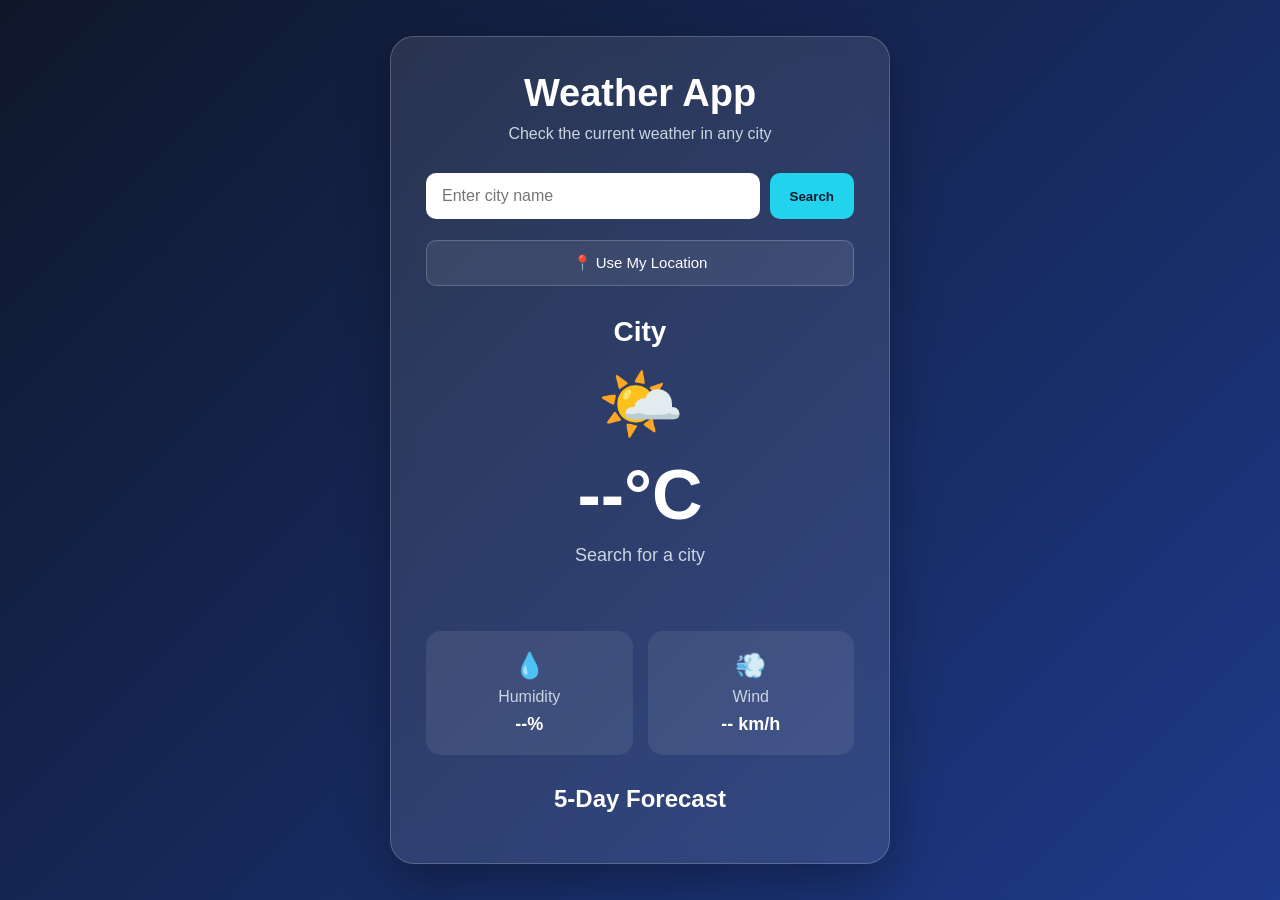
<file: weather-app/index.html>
<!doctype html>
<html lang="en">
  <head>
    <meta charset="UTF-8" />

    <meta name="viewport" content="width=device-width, initial-scale=1.0" />

    <title>Weather App</title>

    <link rel="stylesheet" href="style.css" />
  </head>

  <body>
    <main class="weather-app">
      <h1>Weather App</h1>

      <p class="subtitle">Check the current weather in any city</p>

      <div class="search-box">
        <input type="text" id="city-input" placeholder="Enter city name" />

        <button id="search-btn">Search</button>
      </div>

      <button id="location-btn">📍 Use My Location</button>

      <div id="weather-result">
        <h2 id="city-name">City</h2>

        <div class="weather-icon" id="weather-icon">🌤️</div>

        <div class="temperature"><span id="temperature">--</span>°C</div>

        <p id="weather-description">Search for a city</p>
        <p id="error-message"></p>

        <div class="weather-details">
          <div>
            <span>💧</span>
            <p>Humidity</p>
            <strong id="humidity">--%</strong>
          </div>

          <div>
            <span>💨</span>
            <p>Wind</p>
            <strong id="wind">-- km/h</strong>
          </div>
        </div>

        <div class="forecast">
          <h2>5-Day Forecast</h2>

          <div class="forecast-container" id="forecastContainer">
            <!-- Forecast cards will appear here -->
          </div>
        </div>
      </div>
    </main>

    <script src="script.js"></script>
  </body>
</html>
</file>
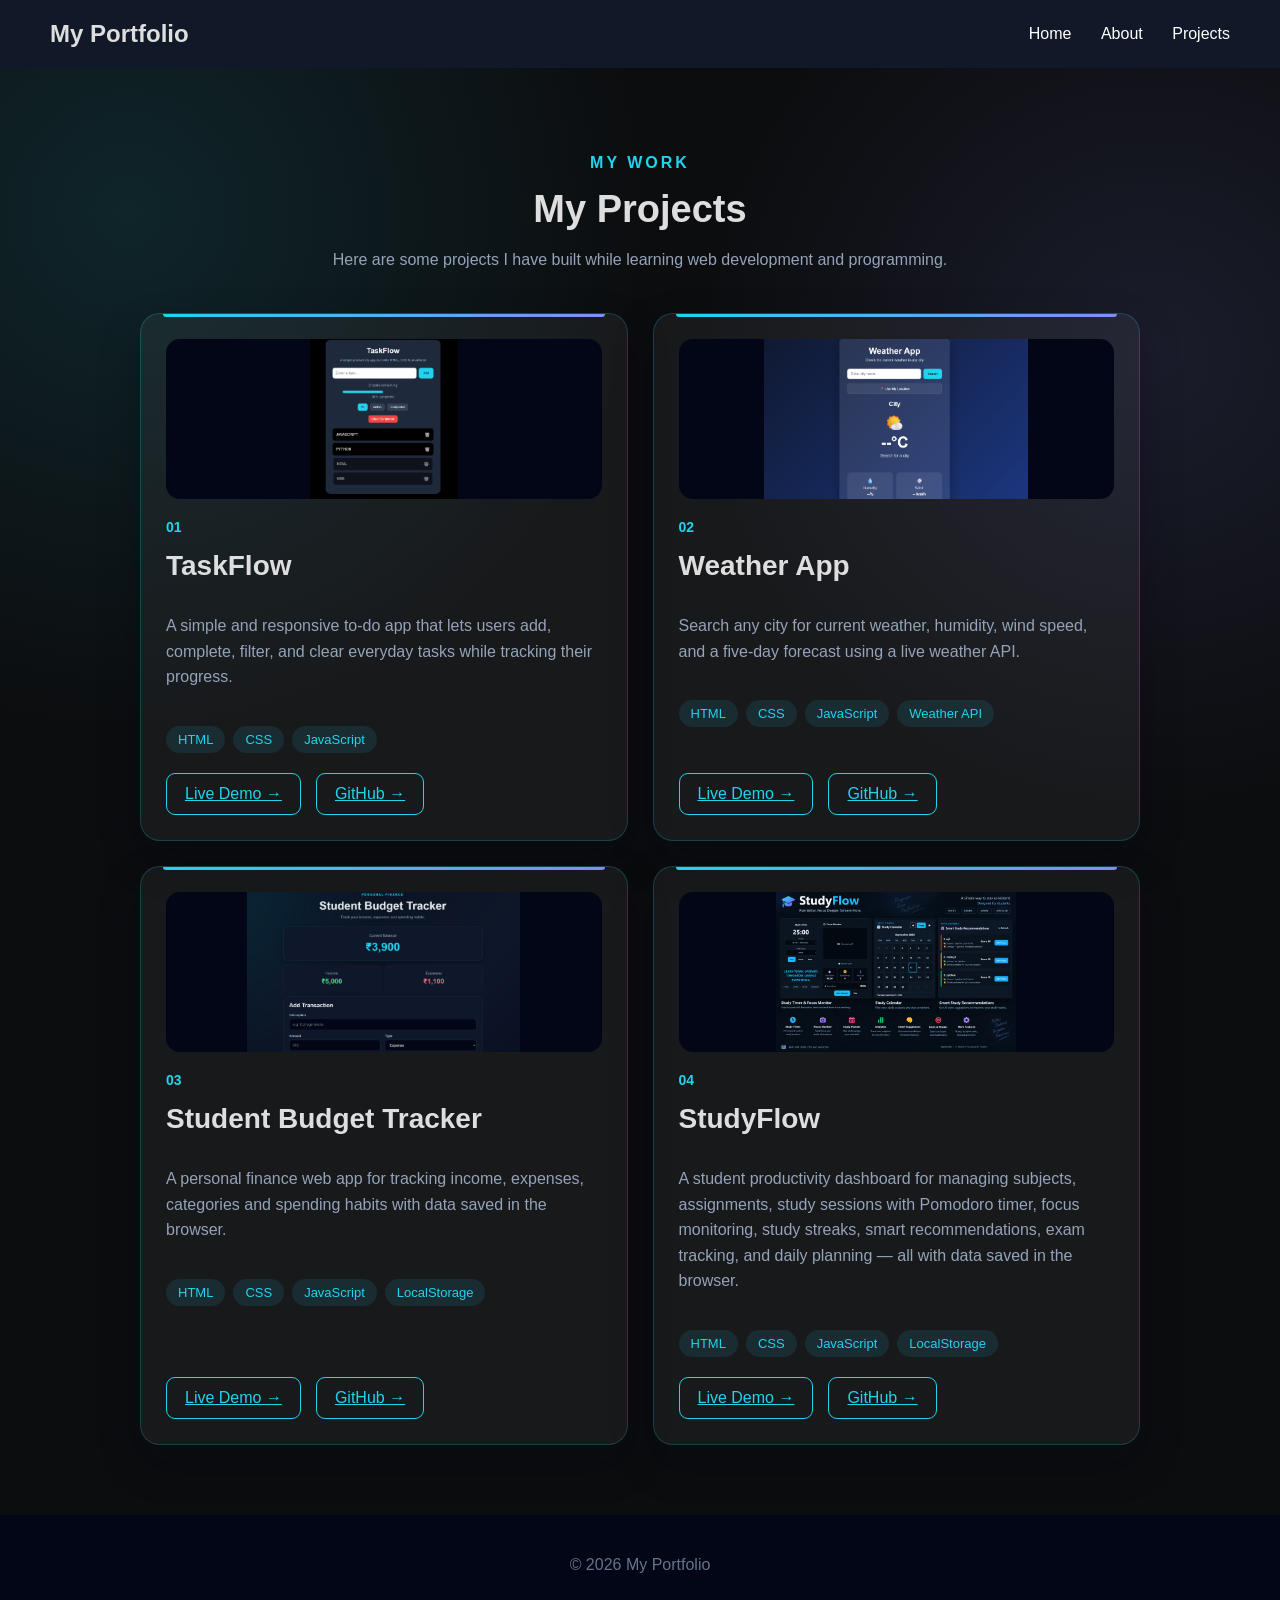
<file: projects.html>
<!doctype html>
<html lang="en">
  <head>
    <meta charset="UTF-8" />

    <meta name="viewport" content="width=device-width, initial-scale=1.0" />

    <title>My Projects</title>

    <link rel="stylesheet" href="style.css" />
  </head>

  <body>
    <nav>
      <h2>My Portfolio</h2>

      <div id="nav-links">
        <a href="index.html">Home</a>

        <a href="index.html#about">About</a>

        <a href="projects.html">Projects</a>
      </div>
    </nav>

    <main class="projects-page">
      <p class="section-label">MY WORK</p>

      <h1>My Projects</h1>

      <p class="projects-intro">
        Here are some projects I have built while learning web development and
        programming.
      </p>

      <div class="projects-container">
        <!-- TaskFlow -->

        <div class="project-card">
          <img src="images/taskflow.png" alt="TaskFlow To-Do App" class="project-image" />

          <div class="project-number">01</div>

          <h2>TaskFlow</h2>

          <p>
            A simple and responsive to-do app that lets users add, complete,
            filter, and clear everyday tasks while tracking their progress.
          </p>

          <div class="tech">
            <span>HTML</span>
            <span>CSS</span>
            <span>JavaScript</span>
          </div>

          <div class="project-buttons">
            <a href="todo-project/index.html">Live Demo →</a>
            <a
              href="https://github.com/maybeShankar/my-portfolio/tree/main/todo-project"
              target="_blank"
              rel="noopener noreferrer"
            >GitHub →</a>
          </div>
        </div>

        <!-- Future Project -->
        <!-- Weather App -->

        <div class="project-card">
          <img src="images/weather.png" alt="Weather App" class="project-image" />

          <div class="project-number">02</div>

          <h2>Weather App</h2>

          <p>
            Search any city for current weather, humidity, wind speed, and a
            five-day forecast using a live weather API.
          </p>

          <div class="tech">
            <span>HTML</span>
            <span>CSS</span>
            <span>JavaScript</span>
            <span>Weather API</span>
          </div>

          <div class="project-buttons">
            <a href="weather-app/index.html">Live Demo →</a>
            <a
              href="https://github.com/maybeShankar/my-portfolio/tree/main/weather-app"
              target="_blank"
              rel="noopener noreferrer"
            >GitHub →</a>
          </div>
        </div>

        <!-- Student Budget Tracker -->

        <div class="project-card">
          <img
            src="images/expense-tracker.png"
            alt="Student Budget Tracker"
            class="project-image"
          />

          <div class="project-number">03</div>

          <h2>Student Budget Tracker</h2>

          <p>
            A personal finance web app for tracking income, expenses,
            categories and spending habits with data saved in the browser.
          </p>

          <div class="tech">
            <span>HTML</span>
            <span>CSS</span>
            <span>JavaScript</span>
            <span>LocalStorage</span>
          </div>

          <div class="project-buttons">
            <a href="expense-tracker/index.html">Live Demo →</a>
            <a
              href="https://github.com/maybeShankar/my-portfolio/tree/main/expense-tracker"
              target="_blank"
              rel="noopener noreferrer"
            >GitHub →</a>
          </div>
        </div>

        <!-- StudyFlow -->

        <div class="project-card">
          <img
            src="studyflow/images/studyflow-preview.png"
            alt="StudyFlow - Student Productivity Dashboard"
            class="project-image"
          />

          <div class="project-number">04</div>

          <h2>StudyFlow</h2>

          <p>
            A student productivity dashboard for managing subjects, assignments,
            study sessions with Pomodoro timer, focus monitoring, study streaks,
            smart recommendations, exam tracking, and daily planning — all with
            data saved in the browser.
          </p>

          <div class="tech">
            <span>HTML</span>
            <span>CSS</span>
            <span>JavaScript</span>
            <span>LocalStorage</span>
          </div>

          <div class="project-buttons">
            <a href="studyflow/index.html">Live Demo →</a>
            <a
              href="https://github.com/maybeShankar/my-portfolio/tree/main/studyflow"
              target="_blank"
              rel="noopener noreferrer"
            >GitHub →</a>
          </div>
        </div>
      </div>
    </main>

    <footer>
      <p>© 2026 My Portfolio</p>
    </footer>
  </body>
</html>
</file>
<file: style.css>
body {
  margin: 0;
  background-color: #0c0d0f;
  color: rgb(222, 222, 222);
  font-family: Arial, sans-serif;
}

nav {
  display: flex;
  justify-content: space-between;
  align-items: center;
  padding: 20px 50px;
  background-color: #111827;
}

nav h2 {
  margin: 0;
}

nav a {
  color: white;
  text-decoration: none;
  margin-left: 25px;
}

nav a:hover {
  color: #29667f;
}
.hero {
  text-align: center;
  padding: 150px 20px 100px;
}

.welcome {
  color: #38bdf8;
  font-size: 14px;
  letter-spacing: 3px;
}

.hero h1 {
  font-size: 32px;
  margin: 20px 0;
}

.hero-text {
  max-width: 600px;
  margin: auto;
  color: #cbd5e1;
  font-size: 18px;
  line-height: 1.5;
}

.hero-buttons {
  margin-top: 35px;
}

.btn {
  display: inline-block;
  padding: 14px 25px;
  margin: 10px;
  background-color: #38bdf8;
  color: #0f172a;
  text-decoration: none;
  border-radius: 8px;
  font-weight: bold;
}

.btn:hover {
  transform: translateY(-3px);
}

.secondary {
  background-color: transparent;
  color: white;
  border: 1px solid #38bdf8;
}
.skills {
  padding: 80px 50px;
  text-align: center;
}

.section-title {
  color: #38bdf8;
  letter-spacing: 3px;
  font-size: 14px;
}

.skills h2 {
  font-size: 35px;
  margin-bottom: 40px;
}

.skills-container {
  max-width: 1000px;
  margin: auto;
  display: grid;
  grid-template-columns: repeat(3, 1fr);
  gap: 20px;
}

.skill-card {
  background-color: #111827;
  border: 1px solid #1e293b;
  border-radius: 15px;
  padding: 30px;
  transition: 0.3s;
}

.skill-card h3 {
  font-size: 22px;
}

.skill-card p {
  color: #94a3b8;
}

.skill-card:hover {
  transform: translateY(-8px);
  border-color: #38bdf8;
}
.projects {
  padding: 100px 50px;
  text-align: center;
}

.projects h2 {
  font-size: 40px;
  margin-bottom: 50px;
}

.projects-container {
  max-width: 1100px;
  margin: auto;
  display: grid;
  grid-template-columns: repeat(3, 1fr);
  gap: 25px;
}

.project-card {
  background: #111827;
  border: 1px solid #1e293b;
  border-radius: 18px;
  text-align: left;
  transition: 0.3s;
}

.project-content {
  padding: 30px;
}

.project-number {
  color: #38bdf8;
  font-weight: bold;
}

.project-card h3 {
  font-size: 24px;
}

.project-card p {
  color: #94a3b8;
  line-height: 1.6;
}

.tech {
  display: flex;
  flex-wrap: wrap;
  gap: 8px;
  margin: 25px 0;
}

.tech span {
  background: #1e293b;
  color: #38bdf8;
  padding: 6px 10px;
  border-radius: 6px;
  font-size: 13px;
}

.project-link {
  color: white;
  text-decoration: none;
  font-weight: bold;
}

.project-link:hover {
  color: #38bdf8;
}

.project-card:hover {
  transform: translateY(-8px);
  border-color: #38bdf8;
}
.about {
  padding: 100px 50px;
  background: #0b1120;
}

.about > h2,
.about > .section-title {
  text-align: center;
}

.about h2 {
  font-size: 40px;
  margin-bottom: 50px;
}

.about-container {
  max-width: 1000px;
  margin: auto;
  display: grid;
  grid-template-columns: 1.5fr 1fr;
  gap: 50px;
  align-items: center;
}

.about-text h3 {
  font-size: 28px;
}

.about-text p {
  color: #94a3b8;
  line-height: 1.8;
}

.education-card {
  background: #111827;
  border: 1px solid #1e293b;
  padding: 30px;
  border-radius: 18px;
}

.education-card p {
  color: #94a3b8;
}
.contact {
  padding: 100px 20px;
  text-align: center;
}

.contact h2 {
  font-size: 40px;
}

.contact > p:not(.section-title) {
  color: #94a3b8;
  margin-bottom: 30px;
}
footer {
  padding: 25px;
  text-align: center;
  background: #020617;
  color: #64748b;
}
/* Mobile Responsive Design */

@media (max-width: 768px) {
  nav {
    padding: 20px;
    flex-direction: column;
    gap: 15px;
  }

  nav a {
    margin-left: 10px;
    margin-right: 10px;
  }

  .hero {
    padding: 100px 20px 70px;
  }

  .hero h1 {
    font-size: 40px;
  }

  .hero-text {
    font-size: 16px;
  }

  .skills {
    padding: 70px 20px;
  }

  .skills-container {
    grid-template-columns: 1fr;
  }

  .projects {
    padding: 70px 20px;
  }

  .projects-container {
    grid-template-columns: 1fr;
  }

  .about {
    padding: 70px 20px;
  }

  .about-container {
    grid-template-columns: 1fr;
    gap: 30px;
  }

  .contact {
    padding: 70px 20px;
  }
}
#theme-btn {
  padding: 10px 15px;
  border: none;
  border-radius: 8px;
  background: #38bdf8;
  color: white;
  cursor: pointer;
  margin-left: 20px;
}

#theme-btn:hover {
  opacity: 0.8;
}
.light-mode {
  background: rgb(128, 153, 181);
  color: black;
}

.light-mode nav {
  background: #dddddd;
}

.light-mode .skill-card,
.light-mode .project-card,
.light-mode .education-card {
  background: #f0f0f0;
  color: black;
}
#menu-btn {
  display: none;
  background: transparent;
  color: white;
  border: none;
  font-size: 28px;
  cursor: pointer;
}
#menu-btn {
  display: none;
  background: transparent;
  color: white;
  border: none;
  font-size: 28px;
  cursor: pointer;
}
@media (max-width: 768px) {
  nav {
    position: relative;
    flex-direction: row;
    flex-wrap: wrap;
    padding: 20px;
  }

  #menu-btn {
    display: block;
    margin-left: auto;
  }

  #nav-links {
    display: none;
    width: 100%;
    flex-direction: column;
    align-items: center;
    gap: 20px;
    padding: 20px 0;
  }

  #nav-links.active {
    display: flex;
  }

  nav a {
    margin: 0;
  }

  #theme-btn {
    margin-left: 0;
  }

  .hero {
    padding: 80px 20px 70px;
  }

  .hero h1 {
    font-size: 40px;
  }

  .skills-container {
    grid-template-columns: 1fr;
  }

  .projects-container {
    grid-template-columns: 1fr;
  }

  .about-container {
    grid-template-columns: 1fr;
  }
}
.projects {
  padding: 70px 15px;
}

.projects h2 {
  font-size: 32px;
}

.projects-container {
  grid-template-columns: 1fr;
  gap: 20px;
}

.project-content {
  padding: 25px;
}
.projects-page {
  padding: 100px 50px;
  text-align: center;
  min-height: 70vh;
}

.projects-page h1 {
  font-size: 50px;
  margin: 15px 0;
}

.projects-intro {
  max-width: 600px;
  margin: 0 auto 60px;
  color: #94a3b8;
  line-height: 1.7;
}
.projects-page {
  padding: 70px 15px;
}

.projects-page h1 {
  font-size: 38px;
}

.projects-intro {
  font-size: 16px;
}
.projects {
  padding: 100px 50px;
  text-align: center;
}

.section-label {
  color: #22d3ee;
  font-weight: bold;
  letter-spacing: 3px;
}

.projects h2 {
  font-size: 42px;
  margin: 15px 0;
}

.section-description {
  max-width: 600px;
  margin: 0 auto 50px;
  color: #94a3b8;
}

.projects-container {
  max-width: 1100px;
  margin: auto;

  display: grid;
  grid-template-columns: repeat(3, 1fr);

  gap: 25px;
}

.project-card {
  padding: 30px;
  text-align: left;

  background: rgba(255, 255, 255, 0.05);

  border: 1px solid rgba(255, 255, 255, 0.1);

  border-radius: 20px;

  transition: 0.3s;
}

.project-card:hover {
  transform: translateY(-10px);
}

.project-number {
  color: #22d3ee;
  font-size: 14px;
  font-weight: bold;
}

.project-card h3 {
  font-size: 24px;
  margin: 15px 0;
}

.project-card p {
  color: #94a3b8;
  line-height: 1.6;
}

.tech {
  display: flex;
  flex-wrap: wrap;
  gap: 8px;
  margin: 20px 0;
}

.tech span {
  padding: 6px 12px;

  border-radius: 20px;

  background: rgba(34, 211, 238, 0.1);

  color: #22d3ee;

  font-size: 13px;
}

.project-link {
  color: #22d3ee;
  text-decoration: none;
  font-weight: bold;
}
/* =========================
   PROJECTS PAGE
========================= */

.projects-page {
  min-height: 80vh;
  padding: 100px 50px;
  text-align: center;
}

.projects-page h1 {
  font-size: 52px;
  margin: 15px 0;
}

.projects-intro {
  max-width: 650px;
  margin: 0 auto 60px;
  color: #94a3b8;
  line-height: 1.7;
}

.projects-page .projects-container {
  max-width: 1100px;
  margin: 0 auto;

  display: grid;
  grid-template-columns: repeat(3, 1fr);

  gap: 25px;
}

.projects-page .project-card {
  padding: 30px;
  text-align: left;

  background: rgba(255, 255, 255, 0.05);

  border: 1px solid rgba(255, 255, 255, 0.1);

  border-radius: 20px;

  transition: 0.3s ease;
}

.projects-page .project-card:hover {
  transform: translateY(-8px);
}

.projects-page .project-number {
  color: #22d3ee;
  font-weight: bold;
  font-size: 14px;
}

.projects-page .project-card h2 {
  margin: 15px 0;
}

.projects-page .project-card p {
  color: #94a3b8;
  line-height: 1.6;
}

.projects-page .tech {
  display: flex;
  flex-wrap: wrap;
  gap: 8px;
  margin: 20px 0;
}

.projects-page .tech span {
  padding: 6px 12px;

  border-radius: 20px;

  background: rgba(34, 211, 238, 0.1);

  color: #22d3ee;

  font-size: 13px;
}

.projects-page .project-link {
  color: #22d3ee;
  text-decoration: none;
  font-weight: bold;
}

.projects-page .project-link:hover {
  text-decoration: underline;
}
.projects-page {
  padding: 70px 15px;
}

.projects-page h1 {
  font-size: 38px;
}

.projects-intro {
  font-size: 16px;
  margin-bottom: 40px;
}

.projects-page .projects-container {
  grid-template-columns: 1fr;
}

.projects-page .project-card {
  padding: 25px;
}
.project-buttons {
  display: flex;
  align-items: center;
  gap: 15px;
  margin-top: 20px;
}

.github-link {
  display: inline-block;
  padding: 8px 14px;

  border: 1px solid rgba(255, 255, 255, 0.2);
  border-radius: 8px;

  color: white;
  text-decoration: none;

  transition: 0.3s;
}

.github-link:hover {
  border-color: #22d3ee;
  color: #22d3ee;
}
.project-buttons {
  flex-wrap: wrap;
}

.project-links {
  display: flex;
  gap: 15px;
  margin-top: 20px;
}

.project-links a {
  color: #00ffff;
  text-decoration: none;
  font-weight: 600;
  transition: 0.3s ease;
}

.project-links a:hover {
  color: #ffffff;
  text-decoration: underline;
}

.project-links {
  display: flex;
  gap: 15px;
  margin-top: 20px;
}

.project-links a {
  display: inline-block;
  padding: 10px 18px;
  border: 1px solid #00ffff;
  border-radius: 8px;
  color: #00ffff;
  text-decoration: none;
  font-weight: 600;
  transition: 0.3s ease;
}

.project-links a:hover {
  background: #00ffff;
  color: #111;
  box-shadow: 0 0 15px #00ffff;
}

/* Light theme contrast overrides */
.light-mode nav a,
.light-mode #menu-btn {
  color: #0f172a;
}

.light-mode .secondary {
  color: #0f172a;
}

.light-mode .about {
  background: #e2e8f0;
}

.light-mode footer {
  background: #cbd5e1;
  color: #334155;
}

.light-mode .hero-text,
.light-mode .skill-card p,
.light-mode .project-card p,
.light-mode .about-text p,
.light-mode .education-card p,
.light-mode .contact > p:not(.section-title),
.light-mode .section-description,
.light-mode .projects-intro {
  color: #475569;
}

.light-mode .tech span {
  background: #dbeafe;
  color: #075985;
}

.light-mode .project-link {
  color: #075985;
}

/* Featured project polish */
.projects .project-card {
  position: relative;
  display: flex;
  min-height: 350px;
  padding: 30px;
  flex-direction: column;
  overflow: hidden;
  box-shadow: 0 16px 36px rgba(2, 6, 23, 0.28);
}

.projects .project-card::before {
  position: absolute;
  top: 0;
  right: 0;
  left: 0;
  height: 4px;
  content: "";
  background: linear-gradient(90deg, #22d3ee, #818cf8);
  transform: scaleX(0);
  transform-origin: left;
  transition: transform 0.3s ease;
}

.projects .project-card:hover::before {
  transform: scaleX(1);
}

.projects .project-card h3 {
  margin: 14px 0 10px;
}

.projects .project-card .project-link {
  width: fit-content;
  margin-top: auto;
  padding: 11px 16px;
  border: 1px solid #22d3ee;
  border-radius: 9px;
  color: #22d3ee;
  transition:
    background 0.25s ease,
    color 0.25s ease,
    transform 0.25s ease;
}

.projects .project-card .project-link:hover {
  background: #22d3ee;
  color: #0f172a;
  transform: translateX(4px);
}

.projects .project-card:last-child {
  background: linear-gradient(145deg, #111827, #172554);
}

.light-mode .projects .project-card .project-link {
  color: #075985;
  border-color: #075985;
}

.light-mode .projects .project-card .project-link:hover {
  background: #075985;
  color: #ffffff;
}

/* Projects page: responsive layout and richer project cards */
.projects-page {
  background:
    radial-gradient(
      circle at 10% 10%,
      rgba(34, 211, 238, 0.12),
      transparent 30%
    ),
    radial-gradient(
      circle at 90% 20%,
      rgba(129, 140, 248, 0.12),
      transparent 28%
    );
}

.projects-page .projects-container {
  grid-template-columns: repeat(2, minmax(0, 1fr));
  max-width: 1000px;
  align-items: stretch;
}

.projects-page .project-card {
  position: relative;
  display: flex;
  min-height: 330px;
  flex-direction: column;
  border-color: rgba(34, 211, 238, 0.22);
  box-shadow: 0 18px 40px rgba(2, 6, 23, 0.28);
}

.projects-page .project-card::before {
  position: absolute;
  top: 0;
  right: 22px;
  left: 22px;
  height: 3px;
  border-radius: 0 0 999px 999px;
  content: "";
  background: linear-gradient(90deg, #22d3ee, #818cf8);
}

.projects-page .project-card h2 {
  font-size: 28px;
}

.projects-page .project-links,
.projects-page .project-buttons {
  margin-top: auto;
}

.projects-page .project-links a,
.projects-page .project-buttons a {
  padding: 11px 18px;
  border: 1px solid #22d3ee;
  border-radius: 9px;
  color: #22d3ee;
}

.projects-page .project-links a:hover,
.projects-page .project-buttons a:hover {
  background: #22d3ee;
  color: #0f172a;
  box-shadow: 0 0 20px rgba(34, 211, 238, 0.38);
  text-decoration: none;
}

.light-mode .projects-page {
  background:
    radial-gradient(
      circle at 10% 10%,
      rgba(14, 165, 233, 0.16),
      transparent 30%
    ),
    #f8fafc;
}

@media (max-width: 700px) {
  .projects-page .projects-container {
    grid-template-columns: 1fr;
  }

  .projects-page .project-card {
    min-height: 0;
  }
}

/* Portfolio identity and professional profile links */
.hero-role {
  margin: 0 0 16px;
  color: #22d3ee;
  font-size: 17px;
  font-weight: 700;
  letter-spacing: 0.4px;
}

.hero-buttons {
  display: flex;
  max-width: 760px;
  margin: 35px auto 0;
  flex-wrap: wrap;
  justify-content: center;
  gap: 12px;
}

.hero-buttons .btn {
  margin: 0;
}

.social-btn {
  border: 1px solid rgba(34, 211, 238, 0.55);
  background: rgba(34, 211, 238, 0.1);
  color: #dffcff;
}

.social-btn:hover {
  background: #22d3ee;
  color: #0f172a;
}

.resume-soon {
  border: 1px dashed rgba(148, 163, 184, 0.65);
  background: transparent;
  color: #94a3b8;
  cursor: not-allowed;
}

.light-mode .hero-role {
  color: #075985;
}

.light-mode .social-btn {
  border-color: #075985;
  background: #e0f2fe;
  color: #075985;
}

.light-mode .social-btn:hover {
  background: #075985;
  color: #ffffff;
}

@media (max-width: 520px) {
  .hero-buttons .btn {
    width: 100%;
    max-width: 280px;
  }
}

.project-image {
  width: 100%;
  height: 160px;
  object-fit: contain;
  object-position: center;
  background: #020617;
  border-radius: 14px;
  margin-bottom: 20px;
  display: block;
}
/* =================================
   NATURE CLOUD HERO BACKGROUND
   ================================= */

.hero {
  position: relative;
  overflow: hidden;
  isolation: isolate;

  background:
    radial-gradient(
      circle at 20% 30%,
      rgba(34, 211, 238, 0.12),
      transparent 30%
    ),
    radial-gradient(
      circle at 80% 20%,
      rgba(129, 140, 248, 0.12),
      transparent 30%
    ),
    linear-gradient(180deg, #07111f 0%, #0c1624 55%, #0c0d0f 100%);
}

/* Soft cloud-like glow */
.hero::before {
  content: "";
  position: absolute;

  width: 500px;
  height: 180px;

  top: 80px;
  left: -120px;

  background: rgba(255, 255, 255, 0.045);

  border-radius: 50%;

  filter: blur(35px);

  animation: cloudFloat 12s ease-in-out infinite;

  z-index: -1;
}

/* Second cloud */
.hero::after {
  content: "";

  position: absolute;

  width: 600px;
  height: 200px;

  right: -180px;
  bottom: 40px;

  background: rgba(34, 211, 238, 0.045);

  border-radius: 50%;

  filter: blur(40px);

  animation: cloudFloatReverse 15s ease-in-out infinite;

  z-index: -1;
}

/* Cloud movement */
@keyframes cloudFloat {
  0%,
  100% {
    transform: translateX(0) translateY(0);
  }

  50% {
    transform: translateX(80px) translateY(20px);
  }
}

@keyframes cloudFloatReverse {
  0%,
  100% {
    transform: translateX(0) translateY(0);
  }

  50% {
    transform: translateX(-100px) translateY(-15px);
  }
}

/* Keep hero content above the background */
.hero > * {
  position: relative;
  z-index: 1;
}
/* =================================
   SOFT CLOUD LAYERS
   ================================= */

.hero {
  --cloud-white: rgba(255, 255, 255, 0.035);
}

/* Cloud 1 */
.hero .cloud-one {
  position: absolute;
  width: 260px;
  height: 85px;
  left: 8%;
  top: 110px;
  background: var(--cloud-white);
  border-radius: 100px;
  filter: blur(8px);
  opacity: 0.8;
  animation: cloudDrift 18s ease-in-out infinite;
  z-index: 0;
}

/* Cloud 2 */
.hero .cloud-two {
  position: absolute;
  width: 340px;
  height: 100px;
  right: 5%;
  top: 190px;
  background: var(--cloud-white);
  border-radius: 100px;
  filter: blur(10px);
  opacity: 0.6;
  animation: cloudDriftReverse 22s ease-in-out infinite;
  z-index: 0;
}

/* Cloud movement */
@keyframes cloudDrift {
  0%,
  100% {
    transform: translateX(0);
  }

  50% {
    transform: translateX(70px);
  }
}

@keyframes cloudDriftReverse {
  0%,
  100% {
    transform: translateX(0);
  }

  50% {
    transform: translateX(-80px);
  }
}
</file>
<file: expense-tracker/style.css>
/* ================================
   STUDENT BUDGET TRACKER
   ================================ */

* {
  box-sizing: border-box;
  margin: 0;
  padding: 0;
}

body {
  font-family: Arial, sans-serif;
  min-height: 100vh;

  background:
    radial-gradient(
      circle at top left,
      rgba(34, 211, 238, 0.12),
      transparent 35%
    ),
    linear-gradient(135deg, #07111f, #0f172a, #020617);

  color: #e5e7eb;
  padding: 40px 20px;
}

/* Main application */

.app {
  width: min(100%, 850px);
  margin: auto;
}

/* Header */

.app-header {
  text-align: center;
  margin-bottom: 30px;
}

.eyebrow {
  color: #22d3ee;
  font-size: 0.8rem;
  font-weight: bold;
  letter-spacing: 3px;
  margin-bottom: 12px;
}

.app-header h1 {
  font-size: clamp(2rem, 5vw, 3rem);
  margin-bottom: 12px;
}

.app-header p:last-child {
  color: #94a3b8;
  font-size: 1rem;
}

/* Balance */

.balance-card {
  background: rgba(15, 23, 42, 0.85);
  border: 1px solid rgba(34, 211, 238, 0.25);
  border-radius: 20px;

  padding: 30px;
  text-align: center;

  margin-bottom: 20px;

  box-shadow: 0 15px 40px rgba(0, 0, 0, 0.25);
}

.balance-card p {
  color: #94a3b8;
  margin-bottom: 10px;
}

.balance-card h2 {
  font-size: 3rem;
  color: #22d3ee;
}

/* Income / Expenses */

.summary {
  display: grid;
  grid-template-columns: 1fr 1fr;
  gap: 20px;

  margin-bottom: 20px;
}

.summary-card {
  padding: 25px;

  background: rgba(15, 23, 42, 0.85);

  border: 1px solid rgba(148, 163, 184, 0.15);
  border-radius: 16px;

  text-align: center;
}

.summary-card span {
  display: block;
  color: #94a3b8;
  margin-bottom: 8px;
}

.summary-card strong {
  font-size: 1.8rem;
}

.income strong {
  color: #4ade80;
}

.expense strong {
  color: #fb7185;
}

/* Common sections */

.transaction-form,
.transactions,
.spending {
  background: rgba(15, 23, 42, 0.85);

  border: 1px solid rgba(148, 163, 184, 0.15);

  border-radius: 18px;

  padding: 25px;

  margin-bottom: 20px;
}

.transaction-form h2,
.transactions h2,
.spending h2 {
  margin-bottom: 20px;
}

/* Form */

.form-group {
  display: flex;
  flex-direction: column;
  gap: 8px;

  margin-bottom: 18px;
}

.form-group label {
  color: #cbd5e1;
  font-size: 0.9rem;
}

input,
select {
  width: 100%;

  padding: 13px 14px;

  border-radius: 10px;

  border: 1px solid #334155;

  background: #020617;

  color: #e5e7eb;

  font-size: 1rem;

  outline: none;
}

input:focus,
select:focus {
  border-color: #22d3ee;

  box-shadow: 0 0 0 3px rgba(34, 211, 238, 0.1);
}

.form-row {
  display: grid;
  grid-template-columns: 1fr 1fr;
  gap: 20px;
}

/* Add button */

form button {
  width: 100%;

  padding: 14px;

  border: none;
  border-radius: 10px;

  background: #22d3ee;

  color: #06111f;

  font-size: 1rem;
  font-weight: bold;

  cursor: pointer;

  transition: 0.2s ease;
}

form button:hover {
  transform: translateY(-2px);

  box-shadow: 0 8px 20px rgba(34, 211, 238, 0.2);
}

/* Transaction heading */

.section-heading {
  display: flex;
  align-items: center;
  justify-content: space-between;

  gap: 15px;
}

.section-heading h2 {
  margin-bottom: 0;
}

/* Clear button */

.clear-btn {
  border: 1px solid #475569;

  background: transparent;

  color: #cbd5e1;

  padding: 8px 12px;

  border-radius: 8px;

  cursor: pointer;
}

.clear-btn:hover {
  border-color: #fb7185;
  color: #fb7185;
}

/* Transaction item */

.transaction-item {
  display: flex;
  align-items: center;
  justify-content: space-between;

  gap: 15px;

  padding: 15px;

  margin-top: 12px;

  background: #020617;

  border-radius: 12px;

  border-left: 4px solid #64748b;
}

.transaction-info {
  min-width: 0;
}

.transaction-info h3 {
  font-size: 1rem;
  margin-bottom: 5px;

  word-break: break-word;
}

.transaction-info p {
  color: #64748b;
  font-size: 0.8rem;
}

.transaction-amount {
  font-weight: bold;
  white-space: nowrap;
}

.transaction-amount.income {
  color: #4ade80;
}

.transaction-amount.expense {
  color: #fb7185;
}

.edit-btn,
.delete-btn {
  border: none;

  background: transparent;

  color: #64748b;

  cursor: pointer;

  font-size: 1rem;
}

.edit-btn:hover {
  color: #22d3ee;
}

.delete-btn:hover {
  color: #fb7185;
}

/* Spending categories */

.category-item {
  margin-top: 15px;
}

.category-header {
  display: flex;
  justify-content: space-between;

  margin-bottom: 7px;

  color: #cbd5e1;
}

.category-bar {
  height: 8px;

  background: #1e293b;

  border-radius: 10px;

  overflow: hidden;
}

.category-progress {
  height: 100%;

  background: linear-gradient(90deg, #22d3ee, #38bdf8);

  border-radius: 10px;
}

/* Empty message */

.empty-message {
  color: #64748b;

  text-align: center;

  padding: 20px 0;
}

/* Mobile */

@media (max-width: 600px) {
  body {
    padding: 25px 14px;
  }

  .summary {
    grid-template-columns: 1fr;
  }

  .form-row {
    grid-template-columns: 1fr;
    gap: 0;
  }

  .balance-card h2 {
    font-size: 2.3rem;
  }

  .transaction-item {
    align-items: flex-start;
  }

  .section-heading {
    align-items: flex-start;
  }
}
</file>
<file: studyflow/style.css>
* {
  margin: 0;
  padding: 0;
  box-sizing: border-box;
}

html, body {
  max-width: 100%;
  overflow-x: hidden;
}

::selection {
  background: rgba(56, 189, 248, 0.3);
  color: #fff;
}

html {
  scroll-behavior: smooth;
}

::selection {
  background: rgba(56, 189, 248, 0.3);
  color: #fff;
}

html {
  scroll-behavior: smooth;
}

:root {
  --bg: #080b12;
  --card: #111722;
  --card-hover: #151d2b;
  --border: #263244;

  --text: #f1f5f9;
  --muted: #94a3b8;

  --primary: #38bdf8;
  --primary-dark: #0ea5e9;

  --success: #22c55e;
  --danger: #ef4444;
}

body {
  font-family: 'Inter', -apple-system, BlinkMacSystemFont, 'Segoe UI', Roboto, sans-serif;

  background:
    radial-gradient(
      circle at top left,
      rgba(56, 189, 248, 0.1),
      transparent 35%
    ),
    var(--bg);

  color: var(--text);

  min-height: 100vh;
  -webkit-font-smoothing: antialiased;
  -moz-osx-font-smoothing: grayscale;
}

.header {
  position: sticky;
  top: 0;
  z-index: 100;
  height: 68px;

  display: flex;
  align-items: center;
  justify-content: space-between;

  padding: 0 6%;

  border-bottom: 1px solid rgba(38, 50, 68, 0.6);

  background: rgba(8, 11, 18, 0.85);

  backdrop-filter: blur(12px);
  -webkit-backdrop-filter: blur(12px);
}

.logo {
  font-size: 22px;
  font-weight: 800;
  letter-spacing: -0.5px;
  background: linear-gradient(135deg, var(--primary), #818cf8);
  -webkit-background-clip: text;
  -webkit-text-fill-color: transparent;
  background-clip: text;
}

.header-actions button {
  width: 42px;
  height: 42px;

  border: 1px solid var(--border);

  border-radius: 10px;

  background: var(--card);

  color: var(--text);

  cursor: pointer;

  font-size: 18px;

  transition: all 0.2s;
}

.container {
  width: min(1200px, 92%);

  margin: 0 auto;

  padding: 20px 0 24px;
}

.welcome {
  margin-bottom: 20px;
  padding-bottom: 12px;
  border-bottom: 1px solid rgba(38, 50, 68, 0.4);
}

.eyebrow {
  color: var(--primary);

  letter-spacing: 2.5px;

  font-size: 12px;

  font-weight: 700;

  margin-bottom: 12px;
  text-transform: uppercase;
}

.welcome h1 {
  font-size: clamp(30px, 3.5vw, 46px);

  line-height: 1.05;

  font-weight: 800;
  letter-spacing: -1px;

  margin-bottom: 6px;
  color: #fff;
}

.welcome-text {
  max-width: 620px;

  color: var(--muted);

  font-size: 16px;

  line-height: 1.7;
  font-weight: 400;
}

.stats {
  display: grid;

  grid-template-columns: repeat(4, 1fr);

  gap: 18px;

  margin-bottom: 25px;
}

.stat-card {
  background: var(--card);

  border: 1px solid var(--border);

  border-radius: 16px;

  padding: 22px;

  display: flex;

  align-items: center;

  gap: 15px;
}

.stat-card > span {
  font-size: 28px;
  line-height: 1;
}

.stat-card p {
  color: var(--muted);

  font-size: 12px;

  margin-bottom: 4px;
  text-transform: uppercase;
  letter-spacing: 0.5px;
  font-weight: 600;
}

.stat-card h2 {
  font-size: 26px;
  font-weight: 700;
  color: #fff;
  letter-spacing: -0.3px;
}

.dashboard-grid {
  display: grid;

  grid-template-columns: repeat(2, 1fr);

  gap: 18px;

  align-items: start;
}

.card {
  background: var(--card);

  border: 1px solid var(--border);

  border-radius: 16px;

  padding: 24px;

  transition: all 0.2s ease;

  box-shadow: 0 1px 3px rgba(0, 0, 0, 0.2);

  height: auto;
}

.card:hover {
  border-color: rgba(56, 189, 248, 0.25);
  background: var(--card-hover);
  box-shadow: 0 4px 12px rgba(0, 0, 0, 0.25);
}

.card:hover {
  border-color: #334155;

  background: var(--card-hover);
}

.card-header {
  display: flex;

  align-items: center;

  justify-content: space-between;

  margin-bottom: 12px;
  padding-bottom: 16px;
  border-bottom: 1px solid rgba(38, 50, 68, 0.4);
}

.card-label {
  color: var(--primary);

  font-size: 11px;

  letter-spacing: 1.5px;

  font-weight: 700;

  margin-bottom: 5px;
  text-transform: uppercase;
}

.card h2 {
  font-size: 22px;
  font-weight: 700;
  color: #fff;
  letter-spacing: -0.2px;
}

form {
  display: flex;

  gap: 10px;

  margin-bottom: 18px;
}

/* Keep the task controls deliberate and easy to scan. */
#task-form {
  display: grid;

  grid-template-columns: repeat(3, minmax(0, 1fr));

  gap: 10px;
}

#task-form #task-input {
  grid-column: 1 / -1;
}

#task-form select,
#task-form input[type="date"] {
  min-width: 0;
}

#task-form button {
  grid-column: 1 / -1;

  justify-self: end;

  padding: 12px 20px;
}

input,
select,
textarea {
  width: 100%;

  background: #080d16;

  border: 1px solid var(--border);

  border-radius: 10px;

  color: var(--text);

  padding: 12px 14px;

  outline: none;

  font-size: 14px;
  font-family: inherit;
  transition: all 0.2s ease;
}

input::placeholder,
textarea::placeholder {
  color: rgba(148, 163, 184, 0.5);
}

input:hover,
select:hover,
textarea:hover {
  border-color: rgba(56, 189, 248, 0.3);
}

input:focus,
select:focus,
textarea:focus {
  border-color: var(--primary);
}
input:focus-visible,
select:focus-visible,
textarea:focus-visible {
  outline: none;
  box-shadow: var(--shadow-focus);
}

form button,
.timer-controls button {
  border: none;

  border-radius: 10px;

  background: var(--primary);

  color: #001018;

  font-weight: bold;

  padding: 11px 20px;

  cursor: pointer;
  font-family: inherit;
  font-weight: 600;
  transition: all 0.2s ease;
  user-select: none;
  box-shadow: 0 2px 8px rgba(56, 189, 248, 0.25);
}

form button:hover,
.timer-controls button:hover {
  background: linear-gradient(135deg, #7dd3fc, var(--primary));
  box-shadow: 0 4px 14px rgba(56, 189, 248, 0.35);
  transform: translateY(-1px);
}

.subject-list,
.task-list {
  display: flex;

  flex-direction: column;

  gap: 10px;
}

.task-filters {
  display: flex;
  gap: 8px;
  margin-bottom: 15px;
  flex-wrap: wrap;
}

.filter-btn {
  padding: 7px 14px;
  border-radius: 8px;
  border: 1px solid rgba(38, 50, 68, 0.6);
  background: transparent;
  color: var(--muted);
  cursor: pointer;
  font-weight: 600;
  font-size: 13px;
  transition: all 0.15s ease;
}
.filter-btn:hover {
  border-color: var(--primary);
  color: var(--primary);
  background: rgba(56, 189, 248, 0.06);
}

.filter-btn:hover {
  border-color: var(--primary);
  color: var(--primary);
}

.filter-btn.active {
  background: var(--primary);
  color: #001018;
  border-color: var(--primary);
}

.subject-item,
.task-item {
  display: flex;

  align-items: center;

  justify-content: space-between;

  padding: 13px;

  border-radius: 10px;

  background: var(--card);

  border: 1px solid rgba(38, 50, 68, 0.5);
  transition: all 0.15s ease;
}

.subject-item:hover,
.task-item:hover {
  border-color: rgba(56, 189, 248, 0.2);
  background: var(--card-hover);
}

.subject-name {
  font-weight: 600;
}

.delete-btn {
  background: transparent;

  border: none;

  color: var(--muted);

  cursor: pointer;

  font-size: 15px;
  padding: 4px;
  border-radius: 6px;
  transition: all 0.15s ease;
}

.delete-btn:hover {
  color: var(--danger);
  background: rgba(239, 68, 68, 0.08);
}

.delete-btn:hover {
  color: var(--danger);
}

.task-left {
  display: flex;
  align-items: center;
  gap: 12px;
  min-width: 0;
}

.task-left > input {
  flex-shrink: 0;
  width: 18px;
  height: 18px;
  accent-color: var(--success);
}

.task-content {
  display: flex;
  flex-direction: column;
  gap: 5px;
}

.task-meta {
  display: flex;
  align-items: center;
  flex-wrap: wrap;
  gap: 8px;
  color: var(--muted);
  font-size: 12px;
  font-weight: 500;
}

.task-completed {
  text-decoration: line-through;

  color: var(--muted);
}

.empty-message {
  color: var(--muted);

  text-align: center;

  padding: 32px 20px;
  font-size: 14px;
  line-height: 1.6;
}

.timer-card {
  text-align: center;
}

.timer-card h2 {
  margin-bottom: 20px;
}

#timer {
  font-size: 60px;

  font-weight: bold;

  letter-spacing: 2px;

  margin: 20px 0;
  font-variant-numeric: tabular-nums;
  text-shadow: 0 0 40px rgba(56, 189, 248, 0.15);
}

.timer-preset {
  display: flex;
  flex-direction: column;
  align-items: center;
  gap: 8px;
  margin: 10px 0 20px;
}

.timer-preset label {
  color: var(--muted);
  font-size: 13px;
  font-weight: 600;
}

.timer-preset select {
  width: min(100%, 300px);
  text-align: center;
}

.timer-controls {
  display: flex;

  justify-content: center;

  gap: 10px;
}

.timer-controls button {
  padding: 11px 17px;
}

/* =====================================
   TIMER MOTIVATION STRIP
   ===================================== */

.timer-motivation {
  margin-top: 25px;
  padding-top: 20px;
  border-top: 1px solid var(--border);
  text-align: center;
}

.motivation-quote {
  color: var(--primary);
  font-size: 32px;
  font-weight: 700;
  letter-spacing: 1px;
  margin-bottom: 25px;
  line-height: 1.3;

  text-transform: uppercase;
}

.motivation-tags {
  display: flex;
  justify-content: center;
  gap: 10px;
  flex-wrap: wrap;
}

.motivation-tag {
  display: inline-block;
  padding: 6px 14px;

  background: transparent;
  border: 1px solid var(--border);
  border-radius: 8px;

  color: var(--muted);
  font-size: 13px;
  font-weight: 700;
  letter-spacing: 2px;
  text-transform: uppercase;

  transition: 0.2s;
}

.motivation-tag:hover {
  border-color: var(--primary);
  color: var(--primary);
}

#pause-timer,
#reset-timer {
  background: transparent;

  color: var(--text);

  border: 1px solid var(--border);
}

textarea {
  min-height: 150px;

  resize: vertical;

  font-family: inherit;
}

.save-status {
  color: var(--muted);

  font-size: 12px;

  margin-top: 10px;
}

.progress-card {
  margin-top: 20px;
}

.progress-card strong {
  color: var(--primary);

  font-size: 22px;
}

.progress-bar {
  width: 100%;

  height: 13px;

  background: #080d16;

  border-radius: 999px;

  overflow: hidden;

  border: 1px solid rgba(38, 50, 68, 0.5);
}

.progress-fill {
  width: 0%;

  height: 100%;

  background: linear-gradient(90deg, var(--primary), #818cf8);

  transition: width 0.4s ease;
  box-shadow: 0 0 10px rgba(56, 189, 248, 0.3);
}

.progress-message {
  color: var(--muted);

  margin-top: 12px;

  font-size: 14px;
}

footer {
  text-align: center;

  color: var(--muted);

  padding: 24px 0;

  border-top: 1px solid rgba(38, 50, 68, 0.4);

  margin-top: 30px;
  font-size: 13px;
}

/* LIGHT MODE */

body.light {
  --bg: #f1f5f9;

  --card: #ffffff;

  --card-hover: #f8fafc;

  --border: #cbd5e1;

  --text: #0f172a;

  --muted: #64748b;
}

body.light input,
body.light select,
body.light textarea,
body.light .subject-item,
body.light .task-item,
body.light .progress-bar {
  background: #f8fafc;
}

/* ---- Light mode overrides for hardcoded dark sections ---- */

body.light .camera-container {
  background: #e2e8f0;
  border-color: #cbd5e1;
}

body.light .camera-placeholder {
  color: #64748b;
}

body.light .focus-status {
  background: #e2e8f0;
  border-color: #cbd5e1;
  color: #334155;
}

body.light .focus-controls button {
  background: #e2e8f0;
  border-color: #cbd5e1;
  color: #0f172a;
}

body.light #start-focus {
  background: #38bdf8;
  color: #06111d;
  border-color: #38bdf8;
}

body.light #stop-focus:hover {
  border-color: #38bdf8;
  color: #38bdf8;
}

body.light .focus-stat {
  background: #ffffff;
  border-color: #cbd5e1;
}

body.light .focus-stat small {
  color: #64748b;
}

body.light .focus-stat strong {
  color: #0f172a;
}

body.light .focus-stat span {
  color: #0f172a;
}

body.light .focus-score {
  background: #ffffff;
  border-color: #cbd5e1;
}

body.light .focus-score span {
  color: #64748b;
}

.streak-content {
  background: transparent;
}

body.light .streak-best {
  background: #e2e8f0;
  border-color: #cbd5e1;
}

body.light .streak-best strong {
  color: #0f172a;
}

body.light .streak-best .streak-label {
  color: #64748b;
}

body.light .streak-message {
  color: #475569;
}

body.light .streak-fire,
body.light .streak-best-label {
  filter: none;
}

body.light .history-item {
  background: #ffffff;
  border-color: #cbd5e1;
}

body.light .history-info strong {
  color: #0f172a;
}

body.light .history-score {
  color: #0f172a;
}

body.light .achievement-item {
  background: #ffffff;
  border-color: #cbd5e1;
}

body.light .achievement-icon {
  background: #e2e8f0;
}

body.light .achievement-title {
  color: #0f172a;
}

body.light .achievement-description {
  color: #475569;
}

body.light .achievement-status {
  color: #64748b;
}

body.light .achievement-item.unlocked .achievement-status {
  color: #0284c7;
}

body.light .achievement-item.locked .achievement-status {
  color: #94a3b8;
}

body.light .weekly-summary > div {
  background: #ffffff;
  border-color: #cbd5e1;
}

body.light .week-day strong {
  color: #0f172a;
}

body.light .week-day span {
  color: #64748b;
}

body.light .welcome h1 {
  color: #0f172a;
}

body.light .achievement-icon {
  color: #0f172a;
}

body.light .recommendation-action {
  color: #0f172a;
  background: var(--primary);
}

body.light .card h2 {
  color: #0f172a;
}

body.light .stat-card h2 {
  color: #0f172a;
}

/* RESPONSIVE */

@media (max-width: 800px) {
  .stats {
    grid-template-columns: repeat(2, 1fr);
  }

  .dashboard-grid {
    grid-template-columns: 1fr;
  }
}

@media (max-width: 500px) {
  .container {
    padding: 40px 0;
  }

  .stats {
    grid-template-columns: 1fr;
  }

  form {
    flex-direction: column;
  }

  #task-form {
    grid-template-columns: 1fr;
  }

  #task-form #task-input,
  #task-form button {
    grid-column: auto;
  }

  #task-form button {
    width: 100%;
  }

  form button {
    padding: 12px;
  }

  .welcome h1 {
    font-size: 42px;
  }
}

/* =====================================
   FOCUS MONITOR
   ===================================== */

.focus-card {
    display: flex;
    flex-direction: column;
}

.camera-container {
    position: relative;
    width: 100%;
    max-width: 700px;
    aspect-ratio: 16 / 9;
    margin: 20px auto;
    background: #050912;
    border: 1px solid #26364d;
    border-radius: 16px;
    overflow: hidden;
}

#focus-camera {
    width: 100%;
    height: 100%;
    object-fit: cover;
    display: none;
}

.camera-placeholder {
    position: absolute;
    inset: 0;

    display: flex;
    align-items: center;
    justify-content: center;

    color: #8fa9c7;
    font-size: 18px;
}

.focus-status {
    width: fit-content;
    margin: 10px auto;
    padding: 10px 18px;

    border: 1px solid #26364d;
    border-radius: 10px;

    color: #8fa9c7;
    background: #080f1b;
}

.focus-controls {
    display: flex;
    justify-content: center;
    gap: 12px;
    margin-top: 10px;
}

.focus-controls button {
    padding: 12px 22px;

    border: 1px solid #26364d;
    border-radius: 10px;

    background: #080f1b;
    color: #f1f5f9;

    font-size: 15px;
    font-weight: 600;

    cursor: pointer;
    transition: 0.2s ease;
}

.focus-controls button:hover {
    transform: translateY(-2px);
}

#start-focus {
    background: #38bdf8;
    color: #06111d;
    border-color: #38bdf8;
}

#stop-focus:hover {
    border-color: #38bdf8;
    color: #38bdf8;
}

/* =====================================
   FOCUS MONITOR STATS
   ===================================== */

.focus-stats {
    display: grid;
    grid-template-columns: repeat(3, 1fr);
    gap: 12px;
    margin-top: 20px;
}

.focus-stat {
    background: #080d17;
    border: 1px solid #263650;
    border-radius: 12px;
    padding: 14px;
    text-align: center;
}

.focus-stat span {
    display: block;
    font-size: 22px;
    margin-bottom: 5px;
}

.focus-stat small {
    display: block;
    color: #8fa8c7;
    font-size: 13px;
    margin-bottom: 5px;
}

.focus-stat strong {
    display: block;
    font-size: 20px;
}

.focus-score {
    margin-top: 15px;
    padding: 15px;
    border-radius: 12px;
    border: 1px solid #263650;
    background: #080d17;

    display: flex;
    justify-content: space-between;
    align-items: center;
}

.focus-score span {
    color: #8fa8c7;
}

.focus-score strong {
    font-size: 24px;
}


/* Mobile */

@media (max-width: 700px) {

    .focus-stats {
        grid-template-columns: 1fr;
    }

}

/* =====================================
   WEEKLY STUDY ANALYTICS
   ===================================== */

.weekly-summary {
    display: grid;
    grid-template-columns: repeat(2, 1fr);
    gap: 14px;
    margin: 20px 0;
}

.weekly-summary > div {
    background: var(--card);
    border: 1px solid var(--border);
    border-radius: 12px;
    padding: 18px;
}

.weekly-summary span {
    display: block;
    color: var(--muted);
    font-size: 13px;
    margin-bottom: 8px;
}

.weekly-summary strong {
    font-size: 24px;
    color: var(--text);
}

.weekly-chart {
    display: flex;
    align-items: flex-end;
    justify-content: space-between;
    gap: 12px;
    height: 220px;
    padding: 20px 10px 5px;
}

.week-day {
    flex: 1;
    height: 100%;
    display: flex;
    flex-direction: column;
    justify-content: flex-end;
    align-items: center;
    gap: 8px;
}

.week-bar {
    width: 100%;
    max-width: 55px;
    min-height: 4px;
    border-radius: 8px 8px 3px 3px;
    background: #38bdf8;
    transition: height 0.3s ease;
}

.week-day strong {
    font-size: 12px;
    color: var(--text);
}

.week-day span {
    color: var(--muted);
    font-size: 12px;
}

@media (max-width: 600px) {

    .weekly-summary {
        grid-template-columns: 1fr;
    }

    .weekly-chart {
        gap: 5px;
    }

}

/* =====================================
   STUDY HISTORY
   ===================================== */

.history-summary {
    display: grid;
    grid-template-columns: repeat(2, 1fr);
    gap: 14px;
    margin: 20px 0;
}

.history-stat {
    padding: 18px;
    border: 1px solid var(--border);
    border-radius: 12px;
    background: var(--card);
}

.history-stat span {
    display: block;
    color: var(--muted);
    font-size: 13px;
    margin-bottom: 8px;
}

.history-stat strong {
    display: block;
    font-size: 24px;
    color: var(--text);
}

.study-history {
    display: flex;
    flex-direction: column;
    gap: 10px;
}

.history-item {
    display: flex;
    justify-content: space-between;
    align-items: center;
    gap: 15px;

    padding: 14px 16px;

    border: 1px solid #263650;
    border-radius: 12px;
    background: #080d17;
}

.history-info strong {
    display: block;
    margin-bottom: 5px;
}

.history-info span {
    color: #8fa8c7;
    font-size: 13px;
}

.history-score {
    font-weight: 700;
    font-size: 18px;
}

@media (max-width: 700px) {

    .history-summary {
        grid-template-columns: 1fr;
    }

    .history-item {
        align-items: flex-start;
    }

}

/* =====================================
// DAILY STUDY GOAL
===================================== */

.goal-top {
    display: flex;
    justify-content: space-between;
    align-items: flex-end;
    gap: 20px;
    margin: 20px 0 12px;
}

.goal-top span {
    display: block;
    color: var(--muted);
    font-size: 13px;
    margin-bottom: 7px;
}

.goal-top strong {
    font-size: 24px;
    color: var(--text);
}

.goal-top > strong {
    font-size: 22px;
    color: var(--text);
}

.goal-progress {
    width: 100%;
    height: 16px;

    background: var(--card);
    border: 1px solid var(--border);
    border-radius: 999px;

    overflow: hidden;
}

.goal-progress-fill {
    width: 0%;
    height: 100%;

    background: #38bdf8;
    border-radius: inherit;

    transition: width 0.5s ease;
}

.goal-message {
    margin-top: 12px;
    color: #8fa8c7;
    font-size: 14px;
}

.goal-complete {
    color: #4ade80;
    font-weight: 700;
}

/* =====================================
   SESSION COMPLETE MODAL
   ===================================== */

.modal-overlay {
  position: fixed;
  inset: 0;
  background: rgba(0, 0, 0, 0.6);
  display: flex;
  align-items: center;
  justify-content: center;
  z-index: 1000;
  opacity: 0;
  visibility: hidden;
  transition: opacity 0.3s ease;
}

.modal-overlay.show {
  opacity: 1;
  visibility: visible;
}

.modal-card {
  background: var(--card);
  border: 1px solid var(--border);
  border-radius: 20px;
  padding: 40px 45px;
  text-align: center;
  max-width: 400px;
  width: 90%;
  box-shadow: 0 20px 60px rgba(0, 0, 0, 0.4);
  transform: scale(0.85);
  transition: transform 0.3s ease;
}

.modal-overlay.show .modal-card {
  transform: scale(1);
}

.modal-icon {
  font-size: 64px;
  margin-bottom: 12px;
}

.modal-card h3 {
  color: var(--text);
  font-size: 24px;
  margin-bottom: 10px;
}

.modal-message {
  color: var(--muted);
  font-size: 15px;
  margin-bottom: 24px;
  line-height: 1.5;
}

.modal-btn {
  border: none;
  border-radius: 10px;
  background: var(--primary);
  color: #001018;
  font-weight: bold;
  font-size: 15px;
  padding: 12px 32px;
  cursor: pointer;
  transition: 0.2s;
}

.modal-btn:hover {
  background: var(--primary-dark);
}

/* Modal stats grid */

.modal-stats {
  display: grid;
  grid-template-columns: 1fr 1fr;
  gap: 12px;
  margin: 20px 0 16px;
  text-align: left;
}

.modal-stat {
  background: rgba(255, 255, 255, 0.04);
  border: 1px solid var(--border);
  border-radius: 12px;
  padding: 12px 14px;
}

.stat-label {
  display: block;
  color: var(--muted);
  font-size: 12px;
  margin-bottom: 4px;
}

.stat-value {
  display: block;
  color: var(--text);
  font-size: 18px;
  font-weight: 700;
}

/* Responsive: single column on small screens */

@media (max-width: 420px) {
  .modal-stats {
    grid-template-columns: 1fr;
  }

  .modal-card {
    padding: 28px 22px;
  }
}

/* =====================================
   NOTIFICATIONS
   ===================================== */

.notification-setting-row {
  display: grid;
  grid-template-columns: 1fr 80px;
  align-items: center;
  gap: 12px;
}

.notification-setting-row .setting-action {
  min-width: 160px;
  text-align: center;
  justify-content: center;
}

.notification-setting-row #notification-status {
  display: block;
  margin-top: 6px;
  font-size: 13px;
  color: var(--muted);
}

.permission-denied-message {
  margin-top: 10px;
  padding: 8px 14px;
  background: #fef3c7;
  border: 1px solid #f59e0b;
  color: #92400e;
  border-radius: 10px;
  font-size: 13px;
  line-height: 1.4;
}

/* =====================================
   ACHIEVEMENTS
   ===================================== */

.achievement-count {
  padding: 7px 12px;
  border: 1px solid var(--border);
  border-radius: 999px;
  color: var(--muted);
  font-size: 13px;
}

.achievements-list {
  display: grid;
  grid-template-columns: repeat(2, minmax(0, 1fr));
  gap: 12px;
}

.achievement-item {
  display: flex;
  align-items: center;
  gap: 13px;
  min-height: 86px;
  padding: 15px;
  border: 1px solid var(--border);
  border-radius: 14px;
  background: #080d17;
  transition: transform 0.2s ease, border-color 0.2s ease;
}

.achievement-item.unlocked {
  border-color: rgba(56, 189, 248, 0.5);
}

.achievement-item:hover {
  transform: translateY(-2px);
}

.achievement-icon {
  width: 48px;
  height: 48px;
  flex: 0 0 48px;
  display: grid;
  place-items: center;
  border-radius: 12px;
  background: #111827;
  font-size: 26px;
  font-weight: 700;
  color: #fff;
  letter-spacing: -0.3px;
}

.achievement-item.locked .achievement-icon {
  filter: grayscale(1);
  opacity: 0.55;
}

.achievement-info {
  min-width: 0;
}

.achievement-title {
  font-weight: 700;
  font-size: 16px;
}

.achievement-description {
  margin-top: 4px;
  color: var(--muted);
  font-size: 12px;
  line-height: 1.4;
}

.achievement-status {
  margin-left: auto;
  white-space: nowrap;
  font-size: 12px;
  font-weight: 700;
}

.achievement-item.unlocked .achievement-status {
  color: var(--primary);
}

.achievement-item.locked .achievement-status {
  color: var(--muted);
}

@media (max-width: 700px) {
  .achievements-list {
    grid-template-columns: 1fr;
  }
}

/* =====================================
   STUDY STREAK CARD
   ===================================== */

.streak-content {
  display: flex;
  flex-direction: column;
  align-items: center;
  justify-content: flex-start;
  gap: 4px;
  padding: 10px 8px;
  text-align: center;
  max-width: min(280px, 44%);
  align-self: start;
}

/* Desktop: Keep streak card compact */
@media (min-width: 801px) {
  .streak-card {
    max-width: 100%;
    margin: 0;
    padding: 10px 14px;
  }

  .streak-content {
    padding: 6px 4px;
    gap: 3px;
    max-width: 100%;
  }

  .streak-card .card-header {
    margin-bottom: 4px;
    padding-bottom: 4px;
  }
}

.streak-main {
  display: flex;
  align-items: center;
  justify-content: center;
  gap: 6px;
  margin-bottom: 1px;
}

.streak-fire {
  font-size: 18px;
  line-height: 1;
}

.streak-number {
  display: flex;
  flex-direction: column;
  align-items: flex-start;
}

.streak-number strong {
  font-size: 22px;
  font-weight: 800;
  color: var(--danger);
  line-height: 1;
}

.streak-label {
  font-size: 10px;
  color: var(--muted);
  margin-top: 1px;
}

.streak-best {
  display: flex;
  align-items: center;
  justify-content: center;
  gap: 4px;
  padding: 4px 10px;
  background: rgba(255, 255, 255, 0.04);
  border: 1px solid var(--border);
  border-radius: 7px;
}

.streak-best-label {
  font-size: 11px;
}

.streak-best strong {
  font-size: 13px;
  color: var(--text);
  font-weight: 700;
}

.streak-best .streak-label {
  font-size: 9px;
}

.streak-message {
  color: var(--muted);
  font-size: 11px;
  line-height: 1.2;
  margin-top: 1px;
  padding: 0 4px;
}

body.light .streak-number strong {
  color: #ef4444;
}

@media (max-width: 500px) {
  .streak-content {
    max-width: 100%;
    padding: 8px 6px;
    gap: 3px;
  }

  .streak-number strong {
    font-size: 22px;
  }

  .streak-fire {
    font-size: 18px;
  }

  .streak-best {
    padding: 3px 8px;
    gap: 3px;
  }

  .streak-best strong {
    font-size: 12px;
  }

  .streak-best-label {
    font-size: 10px;
  }

  .streak-best .streak-label {
    font-size: 9px;
  }

  .streak-message {
    font-size: 10px;
    padding: 0 4px;
  }

  .streak-label {
    font-size: 9px;
  }
}


/* =====================================
   SETTINGS
   ===================================== */

.header-actions {
  display: flex;
  align-items: center;
  gap: 8px;
}

.settings-overlay {
  position: fixed;
  inset: 0;
  z-index: 1100;
  display: flex;
  align-items: center;
  justify-content: center;
  padding: 20px;
  background: rgba(0, 0, 0, 0.65);
  opacity: 0;
  visibility: hidden;
  transition: opacity .25s ease, visibility .25s ease;
}

.settings-overlay.show {
  opacity: 1;
  visibility: visible;
}

.settings-card {
  width: min(720px, 100%);
  max-height: 90vh;
  overflow-y: auto;
  padding: 28px;
  border: 1px solid var(--border);
  border-radius: 20px;
  background: var(--card);
  box-shadow: 0 24px 70px rgba(0,0,0,.45);
  transform: translateY(10px) scale(.98);
  transition: transform .25s ease;
}

.settings-overlay.show .settings-card {
  transform: translateY(0) scale(1);
}

.settings-header {
  display: flex;
  align-items: flex-start;
  justify-content: space-between;
  gap: 20px;
  margin-bottom: 24px;
}

.settings-close {
  width: 38px;
  height: 38px;
  border: 1px solid var(--border);
  border-radius: 10px;
  background: transparent;
  color: var(--muted);
  cursor: pointer;
  font-size: 17px;
}

.settings-close:hover {
  border-color: var(--primary);
  color: var(--primary);
}

.settings-section {
  padding: 18px 0;
  border-top: 1px solid var(--border);
}

.settings-section-title {
  margin-bottom: 12px;
  color: var(--primary);
  font-size: 12px;
  font-weight: 800;
  letter-spacing: 2px;
  text-transform: uppercase;
}

.setting-row,
.settings-danger {
  display: flex;
  align-items: center;
  justify-content: space-between;
  gap: 20px;
  padding: 15px 0;
}

.setting-row + .setting-row {
  border-top: 1px solid rgba(148,163,184,.10);
}

.setting-row > div,
.settings-danger > div {
  min-width: 0;
}

.setting-row strong,
.settings-danger strong {
  display: block;
  font-size: 14px;
  margin-bottom: 4px;
}

.setting-row span,
.settings-danger span {
  display: block;
  color: var(--muted);
  font-size: 12px;
  line-height: 1.45;
}

.setting-row select {
  width: 300px;
  flex: 0 0 300px;
  padding: 0 16px 0 14px;
  min-height: 48px;
  border-radius: 12px;
}

.setting-action {
  padding: 10px 16px;
  border: 1px solid var(--border);
  border-radius: 10px;
  background: transparent;
  color: var(--text);
  cursor: pointer;
  font-weight: 700;
}

.setting-action:hover {
  border-color: var(--primary);
  color: var(--primary);
}

.switch {
  position: relative;
  display: inline-block;
  width: 48px;
  height: 26px;
  flex: 0 0 48px;
}

.switch input {
  width: 0;
  height: 0;
  opacity: 0;
}

.slider {
  position: absolute;
  inset: 0;
  cursor: pointer;
  border: 1px solid var(--border);
  border-radius: 999px;
  background: #080d17;
  transition: .2s;
}

.slider::before {
  content: "";
  position: absolute;
  width: 20px;
  height: 20px;
  left: 2px;
  top: 2px;
  border-radius: 50%;
  background: #94a3b8;
  transition: .2s;
}

.switch input:checked + .slider {
  border-color: var(--primary);
  background: rgba(56,189,248,.18);
}

.switch input:checked + .slider::before {
  transform: translateX(22px);
  background: var(--primary);
}

.settings-danger {
  margin-top: 10px;
  padding: 18px;
  border: 1px solid rgba(239,68,68,.35);
  border-radius: 14px;
  background: rgba(239,68,68,.05);
}

.danger-button {
  padding: 10px 15px;
  border: 1px solid rgba(239,68,68,.5);
  border-radius: 10px;
  background: transparent;
  color: #ef4444;
  cursor: pointer;
  font-weight: 700;
}

.danger-button:hover {
  background: rgba(239,68,68,.10);
}

@media (max-width: 600px) {
  .setting-row,
  .settings-danger {
    align-items: flex-start;
    flex-direction: column;
  }

  .setting-row select {
    width: 100%;
    flex-basis: auto;
  }

  .setting-action,
  .danger-button {
    width: 100%;
  }

  .settings-card {
    padding: 22px;
  }
}

/* DATA & BACKUP */
.backup-intro{display:flex;align-items:flex-start;gap:14px;margin-bottom:18px;padding:16px;border:1px solid var(--border);border-radius:14px;background:rgba(56,189,248,.035)}
.backup-icon{display:grid;place-items:center;width:40px;height:40px;flex:0 0 40px;border-radius:11px;background:rgba(56,189,248,.10);font-size:20px}
.backup-intro strong{display:block;margin-bottom:4px;font-size:14px}.backup-intro span{display:block;color:var(--muted);font-size:12px;line-height:1.5}
.backup-actions{display:flex;gap:10px;flex-wrap:wrap}.backup-button{min-height:44px;padding:10px 16px;border:1px solid var(--border);border-radius:11px;background:transparent;color:var(--text);cursor:pointer;font-weight:700;transition:.2s ease}.backup-button:hover{border-color:var(--primary);color:var(--primary);transform:translateY(-1px)}
.primary-backup{border-color:var(--primary);background:var(--primary);color:#06121b}.primary-backup:hover{background:var(--primary);color:#06121b;box-shadow:0 8px 22px rgba(56,189,248,.18)}
.backup-secondary-actions{margin-top:10px}.backup-status{margin-top:14px;padding:10px 12px;border-radius:10px;background:rgba(148,163,184,.06);color:var(--muted);font-size:12px}.backup-status.success{color:#4ade80;background:rgba(74,222,128,.07)}
@media(max-width:600px){.backup-actions{flex-direction:column}.backup-button{width:100%}}
.settings-overlay{
  backdrop-filter:blur(7px);
  -webkit-backdrop-filter:blur(7px);
}
.settings-card{
  width:min(760px,100%);
  max-height:min(820px,90vh);
  padding:30px;
  border-radius:22px;
}
.settings-section{padding:22px 0}
.setting-row{
  min-height:62px;
  padding:16px 2px;
}
.setting-row:hover{
  border-radius:12px;
  background:rgba(56,189,248,.025);
}
.setting-row strong,.settings-danger strong{font-size:15px}
.setting-row span,.settings-danger span{max-width:520px}
.setting-row select {
  min-height: 48px;
  padding: 0 16px 0 14px;
  border-radius: 12px;
}
.settings-card::-webkit-scrollbar{width:8px}
.settings-card::-webkit-scrollbar-track{background:transparent}
.settings-card::-webkit-scrollbar-thumb{
  border-radius:99px;
  background:rgba(148,163,184,.28);
}
.settings-card::-webkit-scrollbar-thumb:hover{
  background:rgba(56,189,248,.55);
}
.settings-danger{
  margin-top:18px;
  padding:18px 20px;
}
.settings-danger strong{margin-bottom:5px}
@media(max-width:600px){
  .settings-card{
    max-height:92vh;
    padding:22px 18px;
  }
}

/* =====================================
   STUDY PLANNER
   ===================================== */

.planner-card {
  grid-column: 1 / -1;
}

.planner-form {
  display: grid;
  grid-template-columns: repeat(3, minmax(0, 1fr));
  gap: 10px;
  margin-bottom: 18px;
}

.planner-form button {
  min-height: 44px;
}

.planner-summary {
  display: flex;
  gap: 10px;
  flex-wrap: wrap;
  margin-bottom: 15px;
  color: var(--muted);
  font-size: 13px;
}

.planner-summary span {
  padding: 8px 12px;
  border: 1px solid var(--border);
  border-radius: 9px;
}

.planner-summary strong {
  color: var(--primary);
}

.planner-list {
  display: flex;
  flex-direction: column;
  gap: 10px;
}

.planner-item {
  display: flex;
  align-items: center;
  justify-content: space-between;
  gap: 15px;
  padding: 14px;
  border-radius: 11px;
  background: var(--card);
  border: 1px solid var(--border);
}

.planner-item-content {
  min-width: 0;
}

.planner-item-content > strong {
  display: block;
  margin-bottom: 7px;
}

.planner-meta {
  display: flex;
  flex-wrap: wrap;
  gap: 7px;
  color: var(--muted);
  font-size: 12px;
}

.planner-actions {
  display: flex;
  align-items: center;
  gap: 8px;
  flex-shrink: 0;
}

.planner-done-btn {
  padding: 8px 11px;
  border-radius: 8px;
  border: 1px solid var(--border);
  background: transparent;
  color: var(--text);
  cursor: pointer;
}

.planner-done-btn:hover {
  border-color: var(--primary);
  color: var(--primary);
}

.planner-completed {
  opacity: 0.65;
}

.planner-completed .planner-item-content > strong {
  text-decoration: line-through;
}

body.light .planner-item {
  background: #f8fafc;
}

@media (max-width: 800px) {
  .planner-form {
    grid-template-columns: 1fr 1fr;
  }

  .planner-form button {
    grid-column: 1 / -1;
  }
}

@media (max-width: 560px) {
  .planner-form {
    grid-template-columns: 1fr;
  }

  .planner-item {
    align-items: flex-start;
    flex-direction: column;
  }

  .planner-actions {
    width: 100%;
    justify-content: flex-end;
  }
}

/* =====================================
   STUDY CALENDAR
   ===================================== */

.calendar-card {
  overflow: hidden;
}

.calendar-header {
  gap: 16px;
}

.calendar-controls {
  display: flex;
  align-items: center;
  gap: 8px;
}

.calendar-nav-btn,
.calendar-today-btn {
  border: 1px solid var(--border);
  background: transparent;
  color: var(--text);
  border-radius: 9px;
  padding: 8px 12px;
  cursor: pointer;
  font-weight: 700;
}

.calendar-nav-btn:hover,
.calendar-today-btn:hover {
  border-color: var(--primary);
  color: var(--primary);
}

.calendar-today-btn {
  background: var(--primary);
  color: #061018;
  border-color: var(--primary);
}

.calendar-title {
  text-align: center;
  font-size: 20px;
  font-weight: 800;
  margin: 8px 0 14px;
}

.calendar-weekdays,
.study-calendar {
  display: grid;
  grid-template-columns: repeat(7, minmax(0, 1fr));
  gap: 6px;
}

.calendar-weekdays {
  margin-bottom: 6px;
}

.calendar-weekdays span {
  text-align: center;
  color: var(--muted);
  font-size: 12px;
  font-weight: 800;
  text-transform: uppercase;
  padding: 6px 0;
}

.calendar-day {
  min-height: 88px;
  border: 1px solid var(--border);
  border-radius: 10px;
  background: var(--card);
  color: var(--text);
  padding: 8px;
  text-align: left;
  cursor: pointer;
  position: relative;
  transition: 0.15s ease;
}

.calendar-day:hover:not(:disabled) {
  border-color: var(--primary);
  transform: translateY(-1px);
}

.calendar-day-number {
  font-weight: 800;
}

.calendar-other-month {
  opacity: 0.28;
  cursor: default;
}

.calendar-today {
  border-color: var(--primary);
  box-shadow: inset 0 0 0 1px var(--primary);
}

.calendar-selected-day {
  outline: 2px solid var(--primary);
  outline-offset: 1px;
}

.calendar-plan-count {
  float: right;
  font-size: 10px;
  color: var(--muted);
}

.calendar-plan-dots {
  display: flex;
  flex-wrap: wrap;
  align-items: center;
  gap: 5px;
  margin-top: 14px;
}

.calendar-plan-dot {
  width: 7px;
  height: 7px;
  border-radius: 50%;
  background: var(--primary);
  display: inline-block;
}

.calendar-plan-dot.done {
  opacity: 0.55;
}

.calendar-more {
  font-size: 10px;
  color: var(--muted);
}

.calendar-selected {
  margin-top: 18px;
  padding-top: 16px;
  border-top: 1px solid var(--border);
}

.calendar-selected h3 {
  margin: 0 0 12px;
  font-size: 16px;
}

.calendar-selected-plans {
  display: grid;
  gap: 9px;
}

.calendar-plan-row {
  display: flex;
  justify-content: space-between;
  align-items: center;
  gap: 12px;
  padding: 12px;
  border: 1px solid var(--border);
  border-radius: 10px;
  background: var(--card);
}

.calendar-plan-row strong {
  display: block;
  margin-bottom: 6px;
}

.calendar-plan-meta {
  display: flex;
  flex-wrap: wrap;
  gap: 7px;
  color: var(--muted);
  font-size: 12px;
}

.calendar-plan-completed {
  opacity: 0.6;
}

.calendar-plan-completed strong {
  text-decoration: line-through;
}

body.light .calendar-day,
body.light .calendar-plan-row {
  background: #f8fafc;
}

@media (max-width: 800px) {
  .calendar-day {
    min-height: 72px;
    padding: 6px;
  }

  .calendar-plan-dots {
    margin-top: 8px;
  }
}

@media (max-width: 500px) {
  .calendar-day {
    min-height: 60px;
    padding: 4px;
  }

  .calendar-plan-count {
    font-size: 8px;
  }

  .calendar-plan-dot {
    width: 5px;
    height: 5px;
  }
}

/* =====================================
   SMART STUDY FEATURES
   ===================================== */

.smart-card,
.performance-card,
.consistency-card,
.exam-card,
.daily-plan-card,
.advanced-dashboard-card {
  grid-column: 1 / -1;
}

.small-action {
  border: 1px solid var(--border);
  background: transparent;
  color: var(--text);
  border-radius: 9px;
  padding: 8px 12px;
  cursor: pointer;
  font-weight: 700;
}

.small-action:hover {
  border-color: var(--primary);
  color: var(--primary);
}

.recommendation-list,
.performance-grid,
.exam-list,
.daily-plan-list {
  display: flex;
  flex-direction: column;
  gap: 10px;
}

.recommendation-item,
.performance-item,
.exam-item,
.daily-plan-item {
  display: flex;
  justify-content: space-between;
  align-items: center;
  gap: 14px;
  padding: 14px;
  border: 1px solid var(--border);
  border-radius: 11px;
  background: var(--card);
}

.recommendation-item strong,
.performance-item strong,
.exam-item strong,
.daily-plan-item strong {
  display: block;
  margin-bottom: 5px;
}

.recommendation-meta,
.performance-meta,
.exam-meta,
.daily-plan-meta {
  display: flex;
  flex-wrap: wrap;
  gap: 7px;
  color: var(--muted);
  font-size: 12px;
}

.recommendation-reason {
  color: var(--text);
  font-size: 13px;
  line-height: 1.5;
}

.priority-high { border-left: 4px solid #ef4444; }
.priority-medium { border-left: 4px solid #eab308; }
.priority-low { border-left: 4px solid #22c55e; }

.performance-grid {
  display: grid;
  grid-template-columns: repeat(2, minmax(0, 1fr));
}

.performance-item {
  display: block;
}

.performance-stats {
  display: grid;
  grid-template-columns: repeat(3, 1fr);
  gap: 8px;
  margin-top: 10px;
}

.performance-stats span {
  padding: 8px;
  border: 1px solid var(--border);
  border-radius: 8px;
  font-size: 11px;
  color: var(--muted);
}

.performance-stats strong {
  display: block;
  color: var(--text);
  font-size: 14px;
  margin-top: 3px;
}

.insight-strip,
.advanced-summary {
  display: flex;
  flex-wrap: wrap;
  gap: 10px;
  margin-top: 12px;
}

.insight-pill,
.advanced-pill {
  padding: 9px 12px;
  border: 1px solid var(--border);
  border-radius: 9px;
  color: var(--muted);
  font-size: 12px;
}

.insight-pill strong,
.advanced-pill strong {
  color: var(--primary);
}

.smart-metrics {
  display: grid;
  grid-template-columns: repeat(4, 1fr);
  gap: 10px;
}

.smart-metrics > div {
  padding: 15px;
  border: 1px solid var(--border);
  border-radius: 11px;
  background: var(--card);
}

.smart-metrics span {
  display: block;
  color: var(--muted);
  font-size: 12px;
}

.smart-metrics strong {
  display: block;
  font-size: 22px;
  margin-top: 6px;
}

.insight-message {
  color: var(--muted);
  margin-top: 12px;
}

.exam-form {
  display: grid;
  grid-template-columns: 2fr 1fr 1fr auto;
  gap: 10px;
}

.exam-item {
  align-items: flex-start;
}

.exam-countdown {
  font-size: 22px;
  font-weight: 800;
  color: var(--primary);
  white-space: nowrap;
}

.exam-overdue { border-left: 4px solid #ef4444; }
.exam-soon { border-left: 4px solid #eab308; }
.exam-safe { border-left: 4px solid #22c55e; }

.exam-actions {
  display: flex;
  gap: 8px;
}

.exam-actions button {
  padding: 8px 10px;
  border-radius: 8px;
  border: 1px solid var(--border);
  background: transparent;
  color: var(--text);
  cursor: pointer;
}

.daily-plan-item {
  align-items: flex-start;
}

.daily-plan-time {
  font-weight: 800;
  color: var(--primary);
  min-width: 90px;
}

.daily-plan-number {
  font-weight: 800;
  color: var(--muted);
}

/* Bar charts for advanced dashboard */

.bar-chart {
  display: flex;
  align-items: flex-end;
  gap: 8px;
  height: 140px;
  padding: 8px 0;
}

.chart-bar-wrap {
  flex: 1;
  display: flex;
  flex-direction: column;
  align-items: center;
  gap: 4px;
  height: 100%;
}

.chart-value {
  font-size: 11px;
  font-weight: 700;
  color: var(--muted);
}

.chart-bar {
  width: 100%;
  background: var(--primary);
  border-radius: 4px 4px 0 0;
  min-height: 4px;
  transition: height 0.3s;
}

.chart-label {
  font-size: 11px;
  color: var(--muted);
}

.subject-bars {
  flex-direction: column;
  align-items: stretch;
  height: auto;
  gap: 10px;
}

.subject-bar-row {
  display: grid;
  grid-template-columns: 100px 1fr 50px;
  align-items: center;
  gap: 10px;
}

.subject-bar-track {
  height: 20px;
  background: #1a2235;
  border-radius: 4px;
  overflow: hidden;
}

.subject-bar-fill {
  height: 100%;
  background: var(--primary);
  border-radius: 4px;
  transition: width 0.4s;
}

body.light .recommendation-item,
body.light .performance-item,
body.light .exam-item,
body.light .daily-plan-item,
body.light .smart-metrics > div {
  background: #f8fafc;
}

@media (max-width: 800px) {
  .smart-metrics {
    grid-template-columns: repeat(2, 1fr);
  }

  .performance-grid {
    grid-template-columns: 1fr;
  }

  .exam-form {
    grid-template-columns: 1fr 1fr;
  }

  .exam-form button {
    grid-column: 1 / -1;
  }
}

@media (max-width: 500px) {
  .smart-metrics {
    grid-template-columns: 1fr;
  }
}

/* Timer subject selector */
.timer-subject {
  display: flex;
  flex-direction: column;
  align-items: center;
  gap: 6px;
  margin: 14px 0 18px;
}

.timer-subject label {
  color: var(--muted);
  font-size: 13px;
  font-weight: 600;
}

.timer-subject select {
  width: min(100%, 280px);
  text-align: center;
}

/* Subject selector inside timer-preset row */
.timer-preset-row {
  display: flex;
  flex-wrap: wrap;
  gap: 12px;
  align-items: center;
  justify-content: center;
  margin: 14px 0 18px;
}

/* Advanced dashboard — monthly comparison + productivity trend */

.monthly-comparison {
  display: grid;
  grid-template-columns: repeat(2, 1fr);
  gap: 14px;
  margin: 18px 0;
}

.monthly-pill {
  padding: 14px 16px;
  border: 1px solid var(--border);
  border-radius: 11px;
  background: var(--card);
  text-align: center;
}

.monthly-pill .month-label {
  font-size: 12px;
  color: var(--muted);
  margin-bottom: 6px;
}

.monthly-pill .month-value {
  font-size: 26px;
  font-weight: 800;
  color: var(--text);
}

.monthly-pill .month-change {
  font-size: 13px;
  color: var(--primary);
  margin-top: 4px;
  font-weight: 600;
}

.productivity-trend {
  margin: 18px 0;
  padding: 16px;
  border: 1px solid var(--border);
  border-radius: 12px;
  background: var(--card);
}

.productivity-trend h3 {
  margin: 0 0 14px;
  font-size: 16px;
  font-weight: 700;
  color: var(--text);
}

.trend-chart {
  display: flex;
  align-items: flex-end;
  gap: 12px;
  height: 120px;
  padding: 4px 0;
}

.trend-bar-wrap {
  flex: 1;
  display: flex;
  flex-direction: column;
  align-items: center;
  gap: 4px;
  height: 100%;
}

.trend-bar {
  width: 100%;
  background: var(--primary);
  border-radius: 4px 4px 0 0;
  min-height: 4px;
  transition: height 0.3s;
}

.trend-label {
  font-size: 11px;
  color: var(--muted);
}

.trend-value {
  font-size: 11px;
  font-weight: 700;
  color: var(--text);
}

.trend-score-line {
  margin-top: 14px;
  padding-top: 12px;
  border-top: 1px solid var(--border);
}

.trend-score-row {
  display: flex;
  align-items: center;
  gap: 14px;
  flex-wrap: wrap;
}

.trend-score-label {
  font-size: 12px;
  color: var(--muted);
  min-width: 80px;
}

.trend-score-value {
  font-size: 14px;
  font-weight: 700;
  color: var(--primary);
}

.trend-score-meta {
  font-size: 12px;
  color: var(--muted);
}

@media (max-width: 600px) {
  .timer-preset-row {
    flex-direction: column;
    align-items: stretch;
  }

  .timer-subject {
    flex-direction: row;
    justify-content: space-between;
  }

  .timer-subject select {
    width: auto;
    flex: 1;
  }

  .monthly-comparison {
    grid-template-columns: 1fr;
  }
}

/* Monthly comparison */
.monthly-comparison {
  display: grid;
  grid-template-columns: repeat(2, 1fr);
  gap: 14px;
  margin: 18px 0;
}

.monthly-pill {
  padding: 14px 16px;
  border: 1px solid var(--border);
  border-radius: 11px;
  background: var(--card);
  text-align: center;
}

.monthly-pill .month-label {
  font-size: 12px;
  color: var(--muted);
  margin-bottom: 6px;
}

.monthly-pill .month-value {
  font-size: 26px;
  font-weight: 800;
  color: var(--text);
}

.monthly-pill .month-change {
  font-size: 13px;
  color: var(--primary);
  margin-top: 4px;
  font-weight: 600;
}

/* Productivity trend */
.productivity-trend {
  margin: 18px 0;
  padding: 16px;
  border: 1px solid var(--border);
  border-radius: 12px;
  background: var(--card);
}

.productivity-trend h3 {
  margin: 0 0 14px;
  font-size: 16px;
  font-weight: 700;
  color: var(--text);
}

.trend-chart {
  display: flex;
  align-items: flex-end;
  gap: 12px;
  height: 120px;
  padding: 4px 0;
}

.trend-bar-wrap {
  flex: 1;
  display: flex;
  flex-direction: column;
  align-items: center;
  gap: 4px;
  height: 100%;
}

.trend-bar {
  width: 100%;
  background: var(--primary);
  border-radius: 4px 4px 0 0;
  min-height: 4px;
  transition: height 0.3s;
}

.trend-label {
  font-size: 11px;
  color: var(--muted);
}

.trend-value {
  font-size: 11px;
  font-weight: 700;
  color: var(--text);
}

.trend-score-line {
  margin-top: 14px;
  padding-top: 12px;
  border-top: 1px solid var(--border);
}

.trend-score-row {
  display: flex;
  align-items: center;
  gap: 14px;
  flex-wrap: wrap;
}

.trend-score-label {
  font-size: 12px;
  color: var(--muted);
  min-width: 80px;
}

.trend-score-value {
  font-size: 14px;
  font-weight: 700;
  color: var(--primary);
}

.trend-score-meta {
  font-size: 12px;
  color: var(--muted);
}

body.light .monthly-pill,
body.light .productivity-trend {
  background: #f8fafc;
}

@media (max-width: 600px) {
  .monthly-comparison {
    grid-template-columns: 1fr;
  }
}

.subject-item, .task-item {
  transition: border-color 0.18s ease, background 0.18s ease, transform 0.18s ease;
}

.subject-item:hover, .task-item:hover {
  border-color: #334155;
  background: #0d1521;
}

.timer-card, .focus-card { min-height: 100%; }

#timer { text-shadow: 0 0 24px rgba(56, 189, 248, 0.1); }

.motivation-quote {
  max-width: 620px;
  margin-left: auto;
  margin-right: auto;
}

.progress-card { box-shadow: var(--shadow-soft); }

.empty-message {
  border: 1px dashed rgba(148, 163, 184, 0.22);
  border-radius: 12px;
  background: var(--surface-soft);
}

body.light { --surface-soft: rgba(15, 23, 42, 0.025); }

body.light .header {
  background: rgba(241, 245, 249, 0.9);
  box-shadow: 0 8px 24px rgba(15, 23, 42, 0.07);
}

body.light .stat-card, body.light .card { box-shadow: var(--shadow-soft); }

body.light .stat-card:hover, body.light .card:hover {
  border-color: #94a3b8;
  box-shadow: 0 16px 38px rgba(15, 23, 42, 0.1);
}

body.light input:hover,
body.light select:hover,
body.light textarea:hover { border-color: #94a3b8; }

body.light .subject-item:hover,
body.light .task-item:hover {
  background: #f1f5f9;
  border-color: #94a3b8;
}

@media (max-width: 800px) {
  .container { padding-top: 42px; }
  .card { padding: 22px; }
}

@media (max-width: 500px) {
  .header {
    height: 64px;
    padding: 0 5%;
  }

  .logo { font-size: 21px; }

  .container {
    width: min(94%, 1150px);
    padding: 34px 0;
  }

  .welcome { margin-bottom: 32px; }

  .welcome h1 {
    font-size: 40px;
    letter-spacing: -1.3px;
  }

  .welcome-text { font-size: 16px; }

  .card {
    padding: 18px;
    border-radius: 15px;
  }

  .card h2 { font-size: 21px; }

  .card-header { align-items: flex-start; }

  .timer-controls, .focus-controls { flex-wrap: wrap; }

  .timer-controls button, .focus-controls button {
    flex: 1 1 120px;
  }

  .small-action { white-space: nowrap; }
}

/* Large screens: keep the dashboard comfortable instead of stretching too far. */
@media (min-width: 1400px) {
  .container { width: min(92%, 1280px); }
  .dashboard-grid { gap: 24px; }
  .card { padding: 28px; }
  .stat-card { padding: 22px; }
}

/* Tablet / small laptop. */
@media (max-width: 900px) {
  .container { width: min(92%, 760px); }
  .dashboard-grid { grid-template-columns: 1fr; }
  .card { min-width: 0; }

  .card-header { flex-wrap: wrap; gap: 10px; }
  .header { gap: 12px; }
  .header-actions { gap: 7px; }

  .planner-card,
  .calendar-card { grid-column: auto; }

  .calendar-header { align-items: flex-start; }
  .calendar-controls { flex-wrap: wrap; }

  .advanced-dashboard-grid,
  .smart-dashboard-grid,
  .subject-performance-grid { grid-template-columns: 1fr; }
}

@media (max-width: 600px) {
  .container {
    width: min(94%, 520px);
    padding-top: 28px;
    padding-bottom: 28px;
  }

  .header {
    min-height: 60px;
    height: auto;
    padding: 10px 3%;
  }

  .header-actions { flex-wrap: wrap; justify-content: flex-end; }
  .header-actions button { min-width: 40px; min-height: 40px; }

  .welcome h1 {
    font-size: clamp(30px, 9vw, 40px);
    line-height: 1.08;
  }

  .welcome-text { line-height: 1.6; }

  .stat-card { padding: 15px 13px; min-width: 0; }
  .stat-card h2 { font-size: 22px; overflow-wrap: anywhere; }

  .card { padding: 16px; border-radius: 14px; }
  .card-header { margin-bottom: 15px; }
  .card h2 { font-size: 20px; }

  form { flex-direction: column; }
  form > * { width: 100%; min-width: 0; }

  #task-form { grid-template-columns: 1fr; }
  #task-form #task-input,
  #task-form button { grid-column: auto; }
  #task-form button { width: 100%; }

  .timer-preset,
  .timer-preset select { width: 100%; }
  .timer-controls,
  .focus-controls { display: grid; grid-template-columns: 1fr 1fr; gap: 8px; }
  .timer-controls button,
  .focus-controls button { width: 100%; min-height: 44px; }

  .planner-form { grid-template-columns: 1fr; }
  .planner-form button { grid-column: auto; width: 100%; }
  .planner-item { gap: 12px; }
  .planner-actions { width: 100%; }
  .planner-actions button { min-height: 42px; }

  .calendar-header { flex-direction: column; }
  .calendar-controls { width: 100%; justify-content: space-between; }
  .calendar-controls button { min-height: 42px; }
  .calendar-title { font-size: 18px; }
  .calendar-weekdays,
  .study-calendar { gap: 3px; }
  .calendar-weekdays span { font-size: 9px; }
  .calendar-day { min-height: 54px; border-radius: 8px; padding: 5px; }
  .calendar-plan-dots { margin-top: 6px; gap: 3px; }
  .calendar-plan-count { font-size: 8px; }

  .calendar-plan-row { align-items: flex-start; flex-direction: column; }
  .calendar-plan-row button { width: 100%; min-height: 40px; }

  .smart-card,
  .recommendation-card,
  .performance-card,
  .consistency-card,
  .exam-card,
  .daily-plan-card,
  .advanced-card { min-width: 0; overflow: hidden; }

  .chart-container,
  .weekly-chart,
  .monthly-chart,
  .productivity-chart { max-width: 100%; overflow-x: auto; }

  table { display: block; max-width: 100%; overflow-x: auto; }

  .modal-content,
  .settings-card,
  .session-modal { width: min(94vw, 560px); max-width: 94vw; }
}

@media (max-width: 360px) {
  .container { width: 95%; }
  .header { padding-left: 2.5%; padding-right: 2.5%; }
  .logo { font-size: 19px; }
  .header-actions { gap: 4px; }
  .header-actions button { min-width: 36px; width: 36px; padding: 8px; }

  .stats-grid { grid-template-columns: 1fr; }
  .welcome h1 { font-size: 30px; }
  .card { padding: 14px; }

  .timer-controls,
  .focus-controls { grid-template-columns: 1fr; }

  .calendar-day { min-height: 48px; padding: 3px; }
  .calendar-day-number { font-size: 12px; }
  .calendar-plan-dot { width: 4px; height: 4px; }
}

@media (hover: none) and (pointer: coarse) {
  button,
  select,
  input[type="date"],
  input[type="time"] { min-height: 42px; }
  .calendar-day { min-height: 58px; }
}

/* Prevent long labels/content from forcing horizontal scrolling. */
html, body { max-width: 100%; overflow-x: hidden; }
img, video, canvas, iframe { max-width: 100%; }
button, input, select, textarea { font: inherit; }

:root {
  --shadow-soft: 0 2px 8px rgba(0, 0, 0, 0.15);
  --surface-soft: rgba(148, 163, 184, 0.04);
}


.welcome::after {
  content: "";
  display: block;
  width: min(180px, 35%);
  height: 3px;
  margin-top: 28px;
  border-radius: 99px;
  background: linear-gradient(90deg, var(--primary), transparent);
}

.advanced-pill::after {
  content: "";
  position: absolute;
  right: -18px;
  bottom: -28px;
  width: 70px;
  height: 70px;
  border-radius: 50%;
  background: rgba(99, 102, 241, 0.08);
}


/* Start Focus button on recommendations (Step 4 Smart UX) */
.recommendation-action {
  margin-left: auto;
  padding: 6px 14px;
  border: none;
  border-radius: 6px;
  background: var(--primary);
  color: white;
  font-size: 0.8rem;
  font-weight: 600;
  cursor: pointer;
  transition: transform 0.15s, box-shadow 0.15s, background 0.2s;
  flex-shrink: 0;
}
.recommendation-action:hover {
  transform: translateY(-1px);
  box-shadow: 0 4px 12px rgba(99, 102, 241, 0.35);
  background: var(--primary-hover, #6366f1);
}
.recommendation-action:active {
  transform: translateY(0);
}


.skip-link {
  position: fixed;
  left: 12px;
  top: -100px;
  z-index: 99999;
  padding: 10px 14px;
  border-radius: 8px;
  background: var(--card);
  color: var(--text);
  border: 1px solid var(--border);
  box-shadow: var(--shadow-soft);
  text-decoration: none;
  font-size: 14px;
  font-weight: 600;
}
.skip-link:focus {
  top: 12px;
}

@media (prefers-reduced-motion: reduce) {
  *, *::before, *::after {
    animation-duration: 0.01ms !important;
    animation-iteration-count: 1 !important;
    transition-duration: 0.01ms !important;
    scroll-behavior: auto !important;
  }
}
</file>
<file: todo-project/style.css>
* {
    box-sizing: border-box;
    margin: 0;
    padding: 0;
}

body {
    min-height: 100vh;

    display: flex;
    justify-content: center;
    align-items: center;

    background: #000000;

    font-family: Arial, sans-serif;

    color: white;
}

.todo-container {
    width: 90%;
    max-width: 500px;

    padding: 30px;

    background: #1e293b;

    border-radius: 20px;
}

h1 {
    text-align: center;
    margin-bottom: 25px;
}

.input-area {
    display: flex;
    gap: 10px;
}

#task-input {
    flex: 1;

    padding: 14px;

    border: none;
    border-radius: 10px;

    font-size: 16px;
}

#add-btn {
    padding: 14px 20px;

    border: none;
    border-radius: 10px;

    cursor: pointer;

    background: #22d3ee;
}

#task-list {
    list-style: none;
    margin-top: 25px;
}

#task-list li {
    display: flex;
    justify-content: space-between;
    align-items: center;

    padding: 15px;

    margin-bottom: 10px;

    background: #000000;

    border-radius: 10px;
}

.delete-btn {
    border: none;

    background: transparent;

    cursor: pointer;

    font-size: 18px;
}
.completed {
    text-decoration: line-through;
    opacity: 0.5;
}
.task-info {
    margin-top: 20px;
    color: #94a3b8;
    text-align: center;
}

.filters {
    display: flex;
    justify-content: center;
    gap: 10px;
    margin: 20px 0;
}

.filter-btn {
    padding: 8px 14px;
    border: none;
    border-radius: 8px;
    background: #334155;
    color: white;
    cursor: pointer;
}

.filter-btn.active {
    background: #22d3ee;
    color: #0f172a;
}
#empty-message {
    text-align: center;
    color: #64748b;
    margin-top: 25px;
    font-size: 14px;
}
#clear-completed {
    display: block;
    margin: 0 auto 20px;

    padding: 8px 14px;

    border: none;
    border-radius: 8px;

    background: #ef4444;
    color: white;

    cursor: pointer;
}
.progress-container {
    width: 80%;
    height: 10px;
    background: #1e293b;
    border-radius: 10px;
    margin: 15px auto 5px;
    overflow: hidden;
}

#progress-bar {
    width: 0%;
    height: 100%;
    background: #22d3ee;
    border-radius: 10px;
    transition: width 0.5s ease;
}

#progress-text {
    font-size: 14px;
    color: #94a3b8;
    margin-top: 8px;
}
li.completed {
    opacity: 0.55;
    transform: scale(0.98);
}

li.completed span {
    text-decoration: line-through;
}

#task-list li {
    animation: taskAppear 0.3s ease;
}

@keyframes taskAppear {
    from {
        opacity: 0;
        transform: translateY(10px);
    }

    to {
        opacity: 1;
        transform: translateY(0);
    }
}
.subtitle {
    text-align: center;
    color: #94a3b8;
    font-size: 14px;
    margin-top: -10px;
    margin-bottom: 25px;
}
</file>
<file: weather-app/style.css>
* {
  margin: 0;
  padding: 0;
  box-sizing: border-box;
}

body {
  min-height: 100vh;

  display: flex;
  justify-content: center;
  align-items: center;

  font-family: Arial, sans-serif;

  background: linear-gradient(135deg, #0f172a, #1e3a8a);

  color: white;

  transition: background 0.8s ease;
}

.weather-app {
  width: 90%;
  max-width: 500px;

  padding: 35px;

  text-align: center;

  background: rgba(255, 255, 255, 0.1);

  border: 1px solid rgba(255, 255, 255, 0.2);

  border-radius: 24px;

  backdrop-filter: blur(10px);

  box-shadow: 0 20px 50px rgba(0, 0, 0, 0.3);
}

.weather-app h1 {
  font-size: 38px;

  margin-bottom: 10px;
}

.subtitle {
  color: #cbd5e1;

  margin-bottom: 30px;
}

.search-box {
  display: flex;

  gap: 10px;

  margin-bottom: 35px;
}

.search-box input {
  flex: 1;

  padding: 14px 16px;

  border: none;

  border-radius: 10px;

  outline: none;

  font-size: 16px;
}

.search-box button {
  padding: 14px 20px;

  border: none;

  border-radius: 10px;

  background: #22d3ee;

  color: #0f172a;

  font-weight: bold;

  cursor: pointer;

  transition: 0.3s;
}

.search-box button:hover {
  transform: translateY(-2px);

  opacity: 0.9;
}

#city-name {
  font-size: 28px;

  margin-bottom: 15px;
}

.temperature {
  font-size: 70px;

  font-weight: bold;

  margin: 10px 0;
}

#weather-description {
  color: #cbd5e1;

  font-size: 18px;

  margin-bottom: 30px;
}

.weather-details {
  display: grid;

  grid-template-columns: 1fr 1fr;

  gap: 15px;
}

.weather-details div {
  padding: 20px;

  background: rgba(255, 255, 255, 0.08);

  border-radius: 15px;
}

.weather-details span {
  font-size: 25px;
}

.weather-details p {
  margin: 8px 0;

  color: #cbd5e1;
}

.weather-details strong {
  font-size: 18px;
}

/* Mobile */

@media (max-width: 500px) {
  .weather-app {
    padding: 25px 20px;
  }

  .weather-app h1 {
    font-size: 30px;
  }

  .search-box {
    flex-direction: column;
  }

  .search-box button {
    width: 100%;
  }

  .temperature {
    font-size: 55px;
  }
}
.weather-icon {
  font-size: 70px;
  margin: 10px 0;
}
#location-btn {
  width: 100%;

  padding: 13px;

  margin-top: -20px;
  margin-bottom: 30px;

  border: 1px solid rgba(255, 255, 255, 0.2);

  border-radius: 10px;

  background: rgba(255, 255, 255, 0.08);

  color: white;

  font-size: 15px;

  cursor: pointer;

  transition: 0.3s;
}

#location-btn:hover {
  background: rgba(255, 255, 255, 0.15);

  transform: translateY(-2px);
}
body.clear {
  background: linear-gradient(135deg, #38bdf8, #facc15);
}

body.cloudy {
  background: linear-gradient(135deg, #64748b, #94a3b8);
}

body.rain {
  background: linear-gradient(135deg, #1e293b, #475569);
}

body.storm {
  background: linear-gradient(135deg, #111827, #312e81);
}

body.snow {
  background: linear-gradient(135deg, #bae6fd, #e0f2fe);
}
.search-box button:disabled {
  opacity: 0.6;
  cursor: wait;
}
#error-message {
  color: #fca5a5;
  font-size: 14px;
  min-height: 20px;
  margin-bottom: 15px;
}

.forecast {
  margin-top: 30px;
}

.forecast h2 {
  margin-bottom: 15px;
  text-align: center;
}

.forecast-container {
  display: flex;
  gap: 15px;
  justify-content: center;
  flex-wrap: wrap;
}

.forecast-card {
  background: rgba(255, 255, 255, 0.12);
  border-radius: 15px;
  padding: 15px;
  min-width: 110px;
  text-align: center;
  backdrop-filter: blur(10px);
}

.forecast-card h3 {
  margin-bottom: 10px;
}

.forecast-card .temperature {
  font-size: 24px;
  font-weight: bold;
}
.forecast-icon {
  font-size: 35px;
  margin: 8px 0;
}

.forecast-description {
  font-size: 12px;
  margin-top: 8px;
  color: #cbd5e1;
}
</file>
